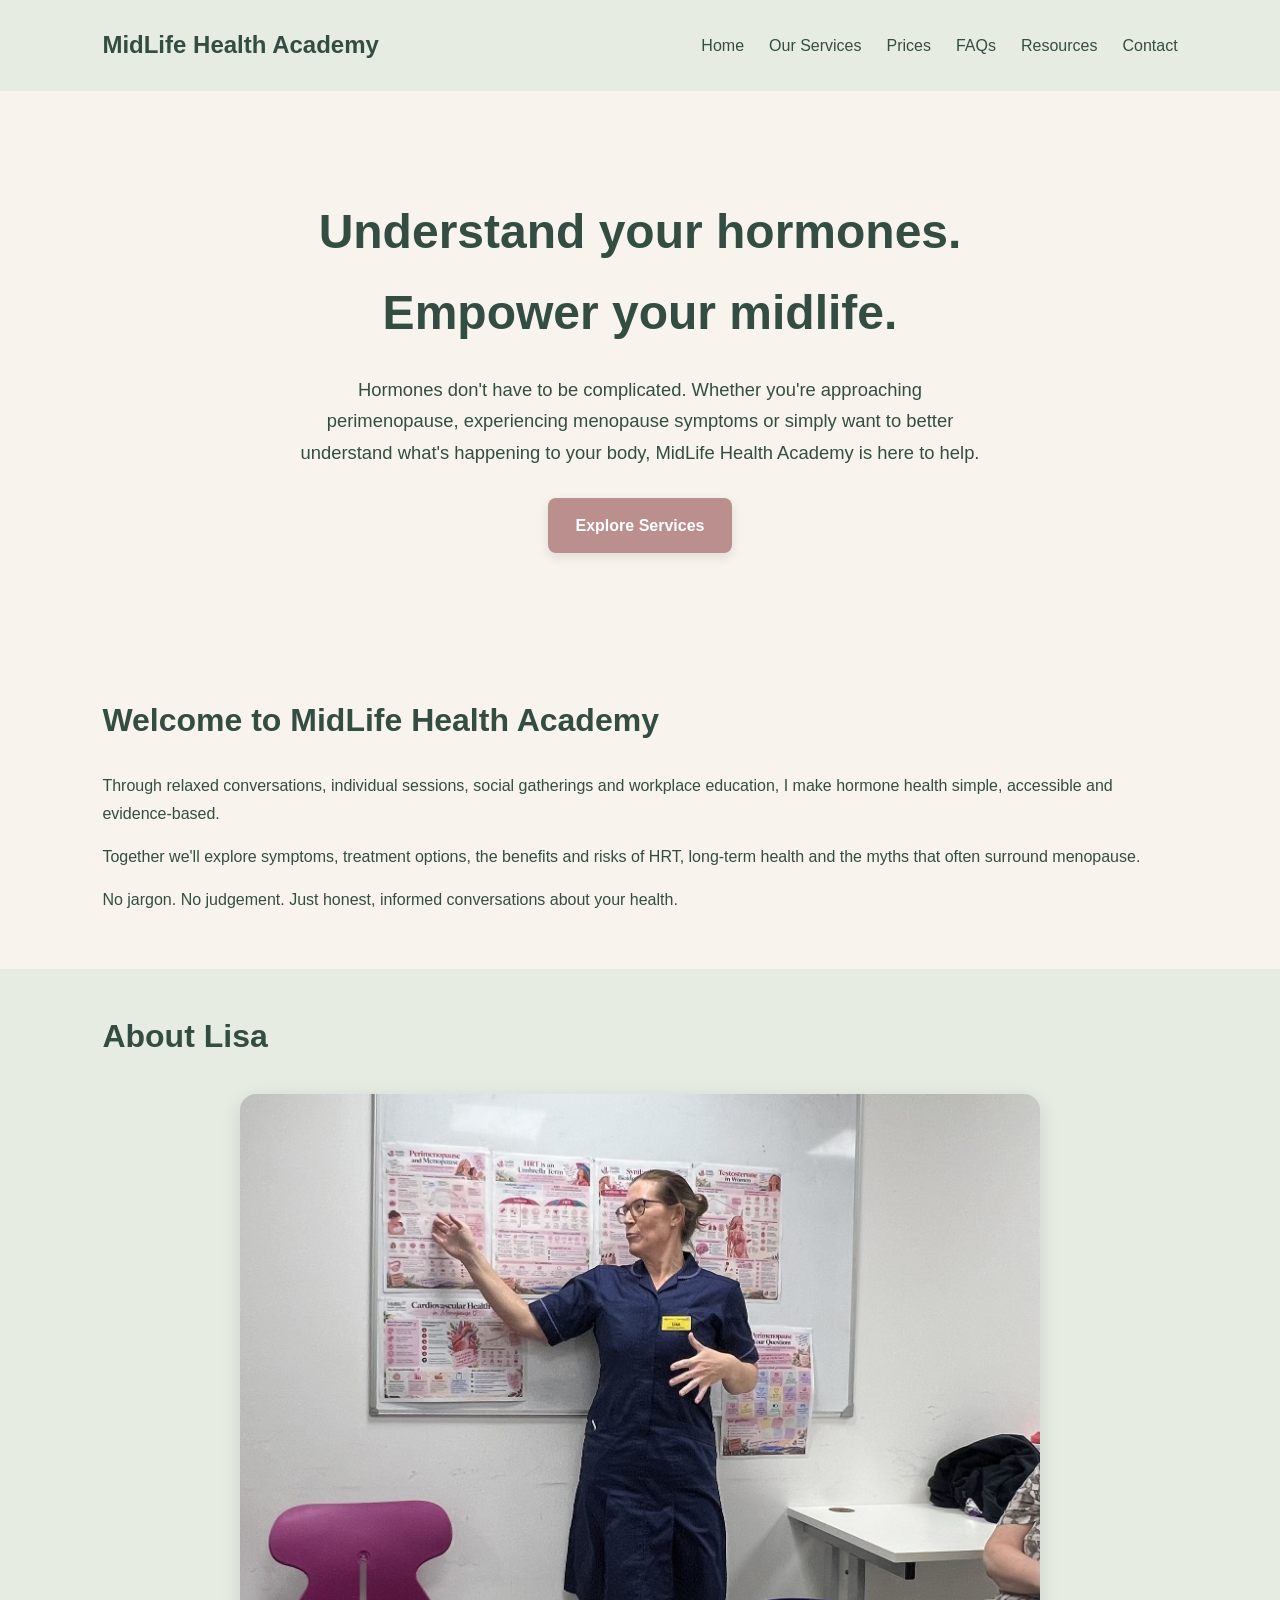
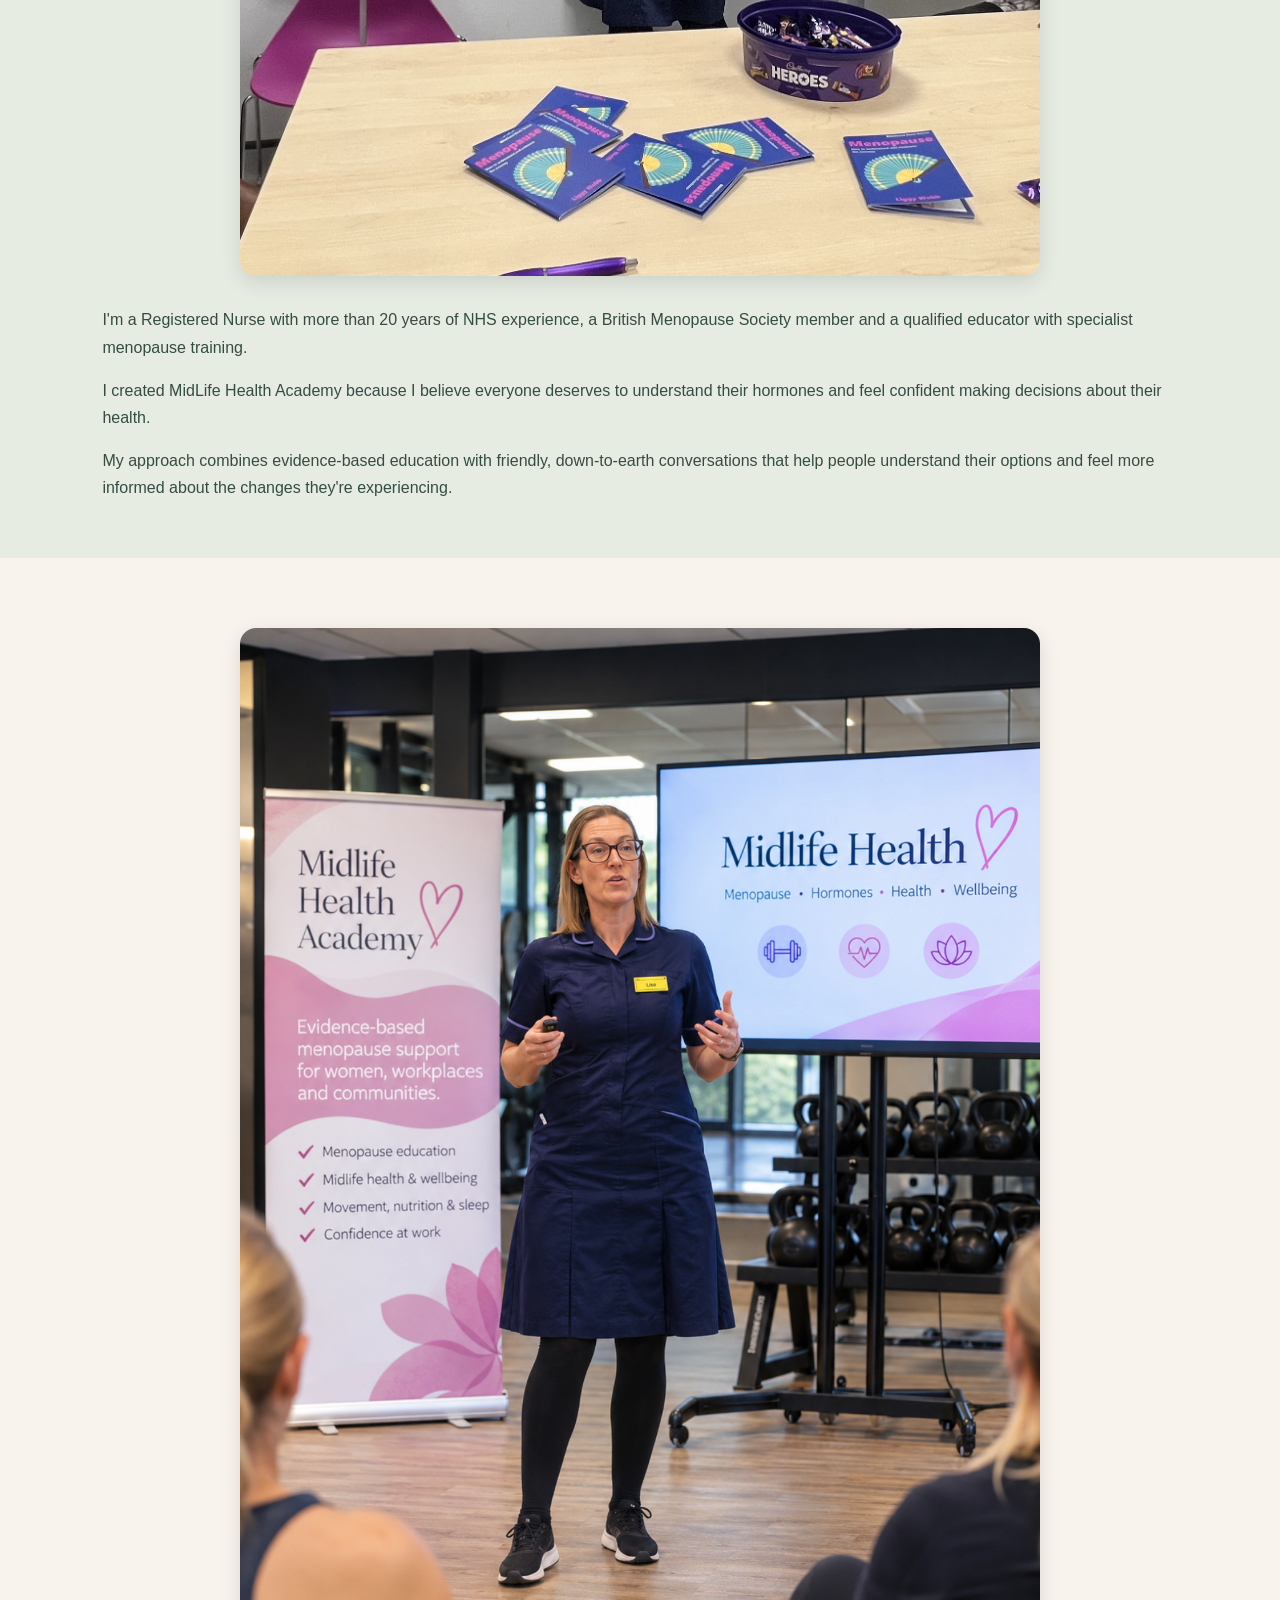
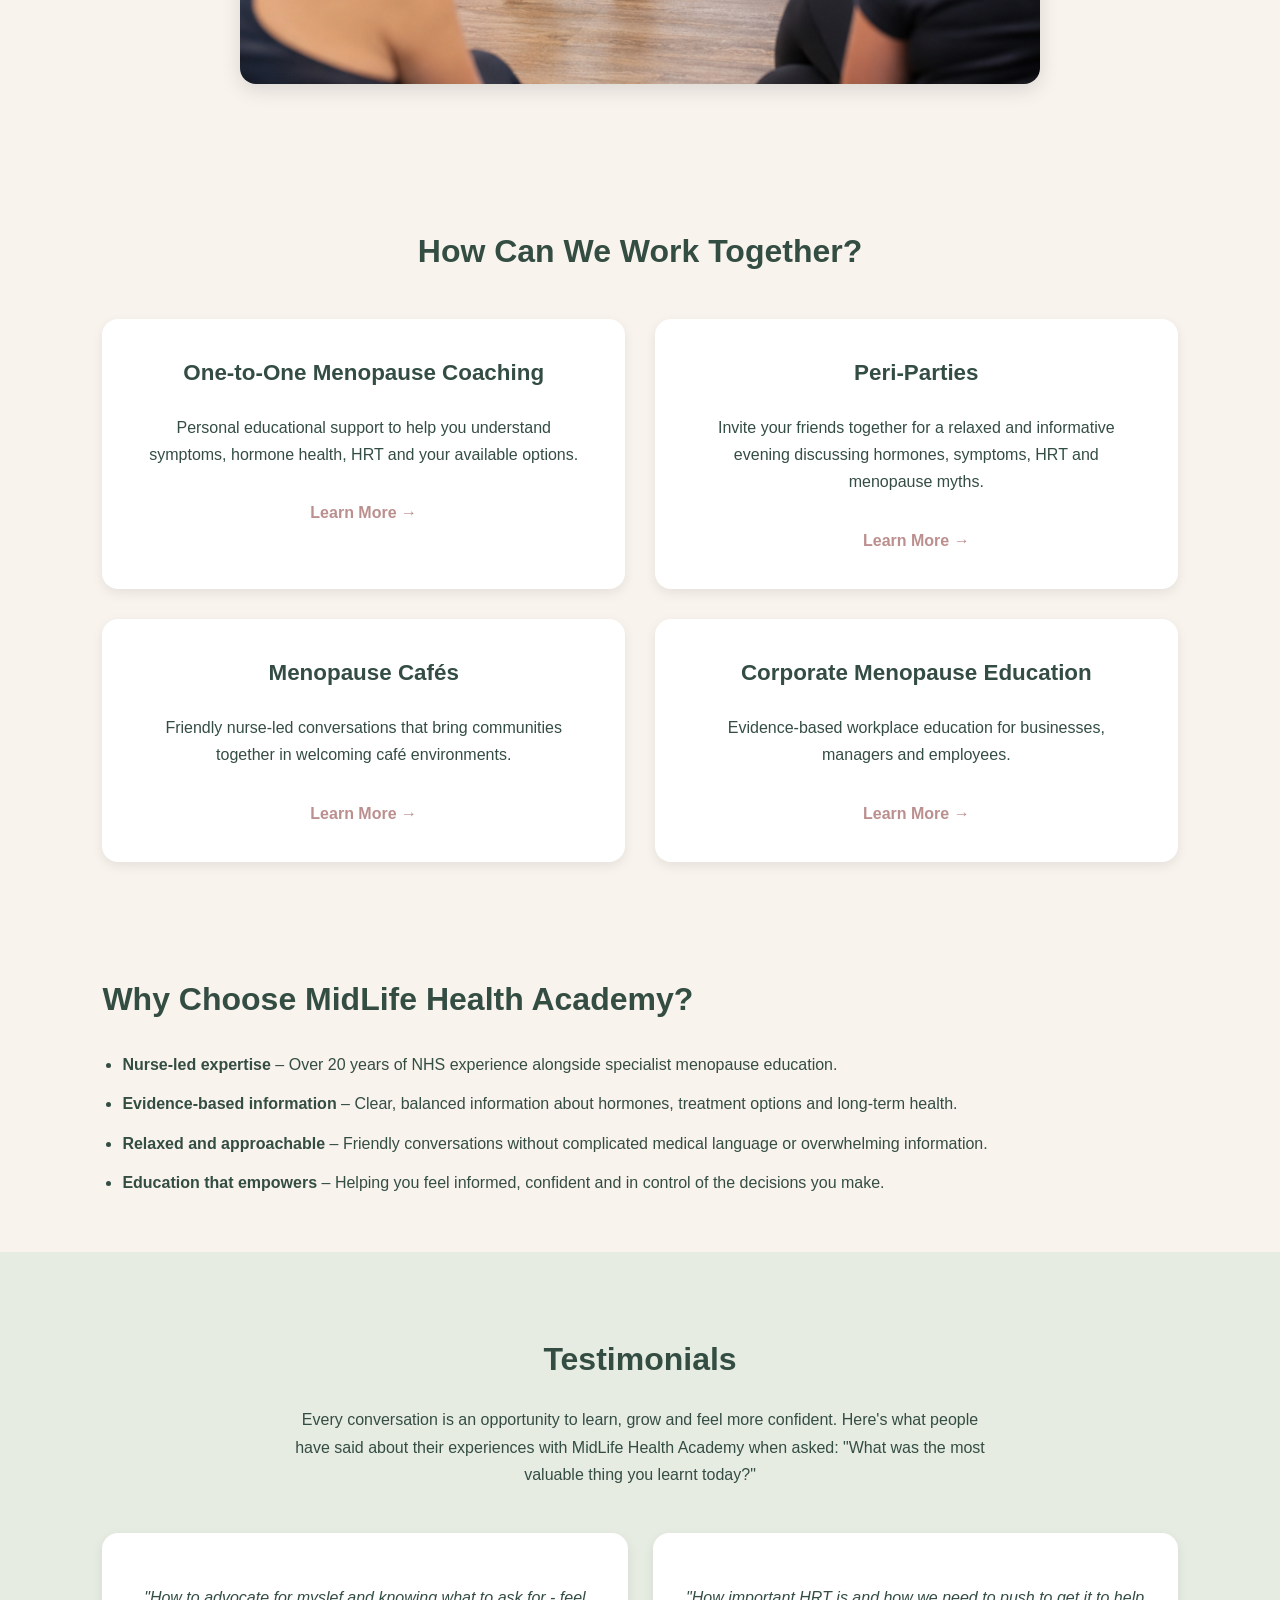
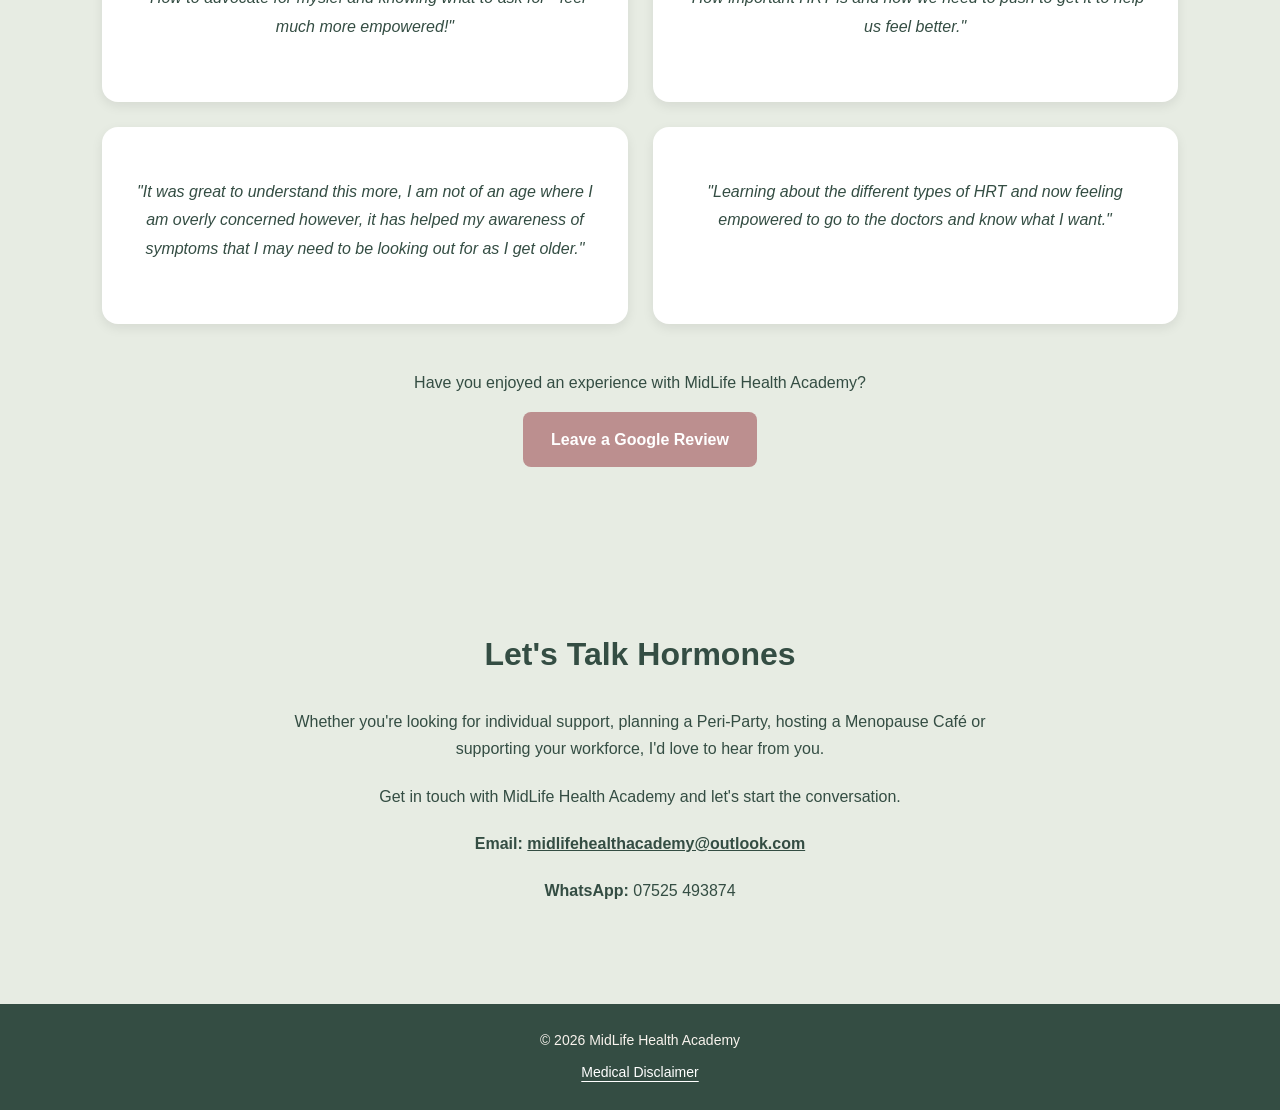
<file: index.html>
<!DOCTYPE html>
<html lang="en">
<head>
    <meta charset="UTF-8">
    <meta name="viewport" content="width=device-width, initial-scale=1.0">

    <title>MidLife Health Academy</title>

    <link rel="stylesheet" href="css/style.css">
</head>

<body>

    <!-- Navigation -->

    
<!-- Navigation -->
<header>
    <nav class="navbar">

        <a href="index.html" class="logo">
            MidLife Health Academy
        </a>

        <div class="nav-links">
            <a href="index.html">Home</a>
            <a href="index.html#services">Our Services</a>
            <a href="prices.html">Prices</a>
            <a href="faqs.html">FAQs</a>
            <a href="resources.html">Resources</a>
            <a href="index.html#contact">Contact</a>
        </div>

    </nav>
</header>

    <main>

        <!-- Hero Section -->

        <section class="hero">

            <h1>Understand your hormones. Empower your midlife.</h1>

            <p>
                Hormones don't have to be complicated.
                Whether you're approaching perimenopause,
                experiencing menopause symptoms or simply want
                to better understand what's happening to your body,
                MidLife Health Academy is here to help.
            </p>

            <a href="#services" class="main-button">
                Explore Services
            </a>

        </section>

        <!-- Welcome -->

        <section class="info-section">

            <h2>Welcome to MidLife Health Academy</h2>

            <p>
                Through relaxed conversations, individual sessions,
                social gatherings and workplace education, I make
                hormone health simple, accessible and evidence-based.
            </p>

            <p>
                Together we'll explore symptoms, treatment options,
                the benefits and risks of HRT, long-term health and
                the myths that often surround menopause.
            </p>

            <p>
                No jargon. No judgement.
                Just honest, informed conversations about your health.
            </p>

        </section>

        <!-- About Lisa -->

        <section class="info-section alternate-section">

            <h2>About Lisa</h2>

            <img
                src="images/about-lisa.jpeg"
                alt="Lisa delivering menopause education"
                class="section-image"
            >

            <p>
                I'm a Registered Nurse with more than 20 years of NHS
                experience, a British Menopause Society member and a
                qualified educator with specialist menopause training.
            </p>

            <p>
                I created MidLife Health Academy because I believe
                everyone deserves to understand their hormones and feel
                confident making decisions about their health.
            </p>

            <p>
                My approach combines evidence-based education with
                friendly, down-to-earth conversations that help people
                understand their options and feel more informed about
                the changes they're experiencing.
            </p>

        </section>

        <!-- Presentation Image -->

        <section class="info-section">

            <img
                src="images/presentation-room.png"
                alt="Menopause education presentation"
                class="section-image"
            >

        </section>

        <!-- Services -->

        <section class="services" id="services">

            <h2>How Can We Work Together?</h2>

            <div class="service-container">

                <a href="one-to-one.html" class="service-box">

                    <h3>One-to-One Menopause Coaching</h3>

                    <p>
                        Personal educational support to help you
                        understand symptoms, hormone health, HRT and
                        your available options.
                    </p>

                    <span>Learn More →</span>

                </a>

                <a href="parties.html" class="service-box">

                    <h3>Peri-Parties</h3>

                    <p>
                        Invite your friends together for a relaxed and
                        informative evening discussing hormones,
                        symptoms, HRT and menopause myths.
                    </p>

                    <span>Learn More →</span>

                </a>

                <a href="coffee-groups.html" class="service-box">

                    <h3>Menopause Cafés</h3>

                    <p>
                        Friendly nurse-led conversations that bring
                        communities together in welcoming café
                        environments.
                    </p>

                    <span>Learn More →</span>

                </a>

                <a href="businesses.html" class="service-box">

                    <h3>Corporate Menopause Education</h3>

                    <p>
                        Evidence-based workplace education for
                        businesses, managers and employees.
                    </p>

                    <span>Learn More →</span>

                </a>

            </div>

        </section>

        <!-- Why Choose Us -->

        <section class="info-section">

            <h2>Why Choose MidLife Health Academy?</h2>

            <ul>

                <li>
                    <strong>Nurse-led expertise</strong> –
                    Over 20 years of NHS experience alongside
                    specialist menopause education.
                </li>

                <li>
                    <strong>Evidence-based information</strong> –
                    Clear, balanced information about hormones,
                    treatment options and long-term health.
                </li>

                <li>
                    <strong>Relaxed and approachable</strong> –
                    Friendly conversations without complicated
                    medical language or overwhelming information.
                </li>

                <li>
                    <strong>Education that empowers</strong> –
                    Helping you feel informed, confident and in
                    control of the decisions you make.
                </li>

            </ul>

        </section>

        
<!-- Testimonials -->

<section class="testimonials" id="testimonials">

    <h2>Testimonials</h2>

    <p class="testimonials-intro">
        Every conversation is an opportunity to learn,
        grow and feel more confident.

        Here's what people have said about their
        experiences with MidLife Health Academy when asked: 
        "What was the most valuable thing you learnt today?"
    </p>

    <div class="testimonial-container">

        <!-- Testimonial 1 -->
        <div class="testimonial-card">

            <p class="testimonial-text">
                "How to advocate for myslef and knowing what to ask for - feel much more empowered!"
            </p>

        </div>

        <!-- Testimonial 2 -->
        <div class="testimonial-card">

            <p class="testimonial-text">
                "How important HRT is and how we need to push to get it to help us feel better."
            </p>

        </div>

        <!-- Testimonial 3 -->
        <div class="testimonial-card">

            <p class="testimonial-text">
                "It was great to understand this more, I am not of an age where I am overly concerned however, it has helped my awareness of symptoms that I may need to be looking out for as I get older."
            </p>

        </div>

        <!-- Testimonial 4 -->
        <div class="testimonial-card">

            <p class="testimonial-text">
                "Learning about the different types of HRT and now feeling empowered to go to the doctors and know what I want."
            </p>

        </div>

    </div>

    <!-- Google Reviews Button -->

    <div class="google-review">

        <p>
            Have you enjoyed an experience with
            MidLife Health Academy?
        </p>

        <a
            href="https://www.example.com/google-reviews"
            target="_blank"
            rel="noopener noreferrer"
            class="review-button"
        >
            Leave a Google Review
        </a>

    </div>

</section>


        <!-- Contact -->

        <section class="contact" id="contact">

            <h2>Let's Talk Hormones</h2>

            <p>
                Whether you're looking for individual support,
                planning a Peri-Party, hosting a Menopause Café
                or supporting your workforce, I'd love to hear from you.
            </p>

            <p>
                Get in touch with MidLife Health Academy and
                let's start the conversation.
            </p>

            <p>
                <strong>Email:</strong>
                <a href="mailto:midlifehealthacademy@outlook.com">midlifehealthacademy@outlook.com</a>
            </p>

            <p>
                <strong>WhatsApp:</strong>
                07525 493874
            </p>

        </section>

    </main>

<footer>
    <p>© 2026 MidLife Health Academy</p>

    <a href="disclaimer.html">
        Medical Disclaimer
    </a>
</footer>

</body>
</html>
</file>
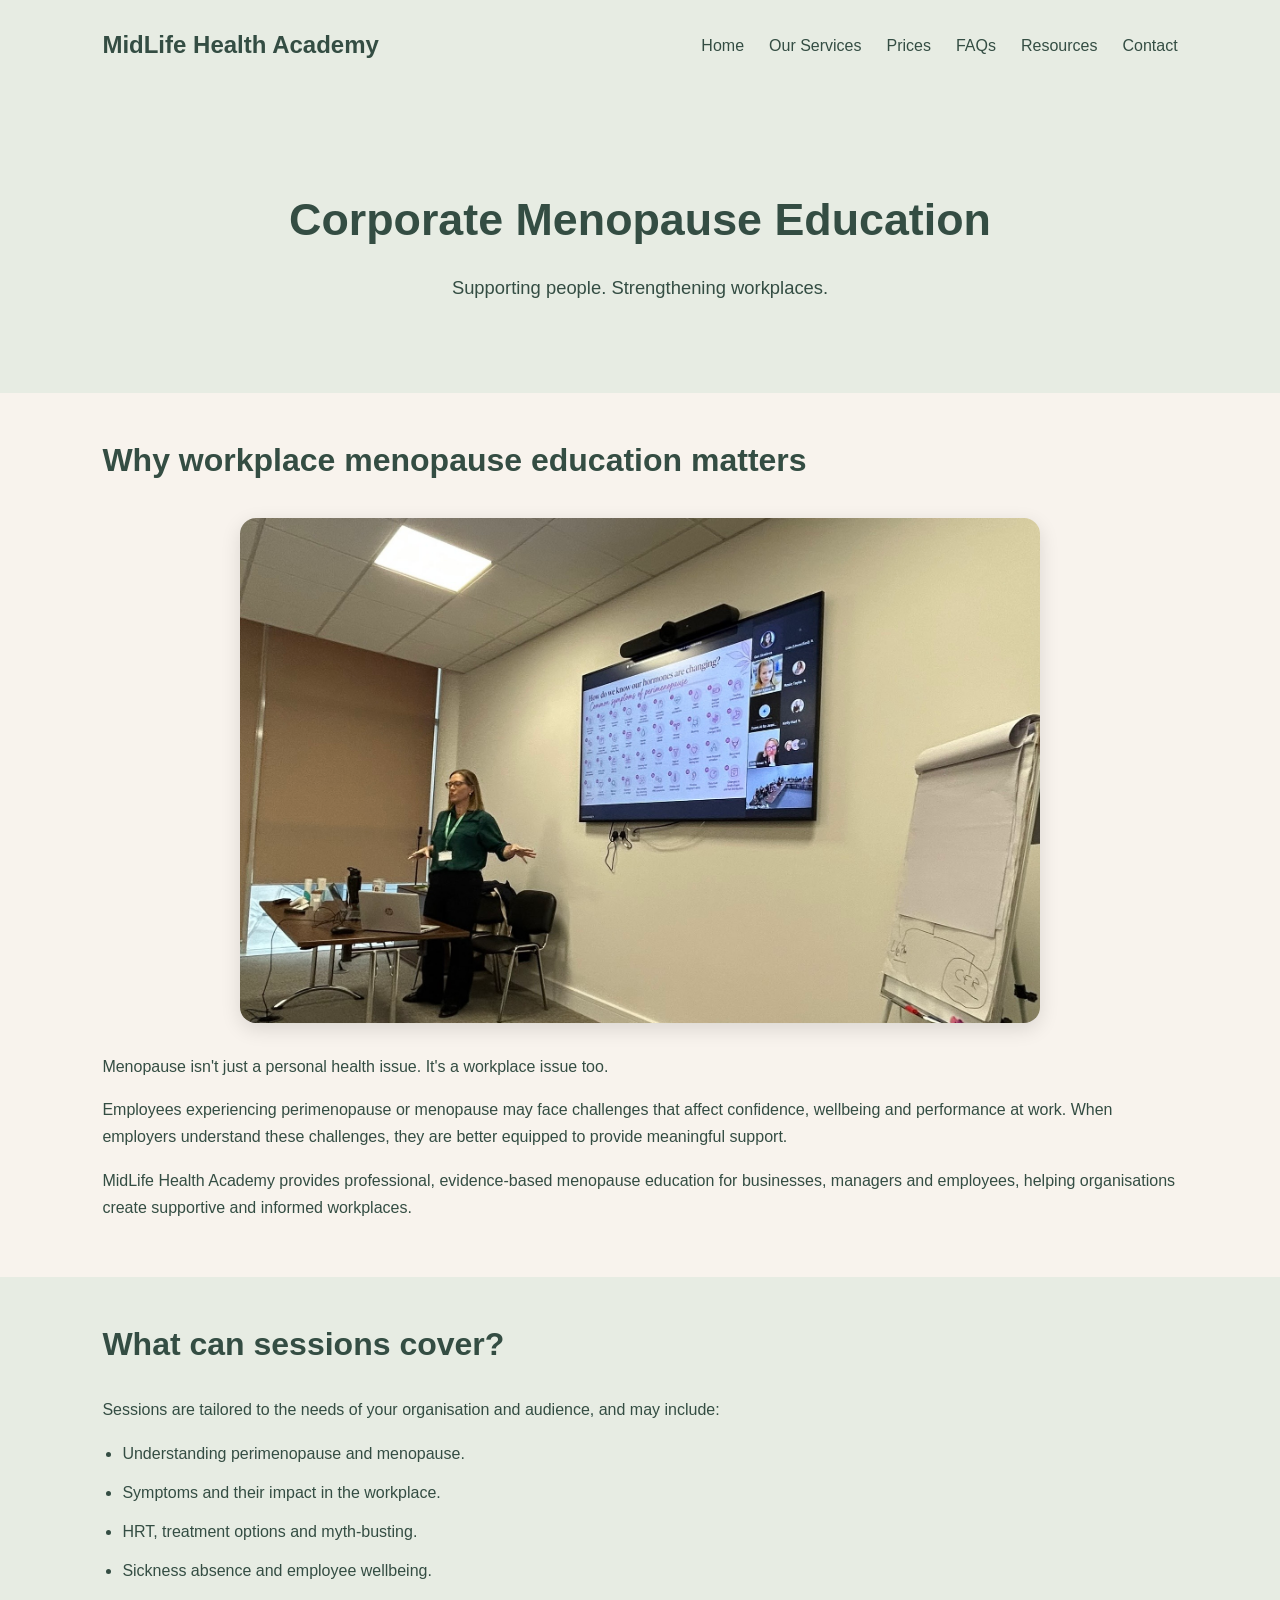
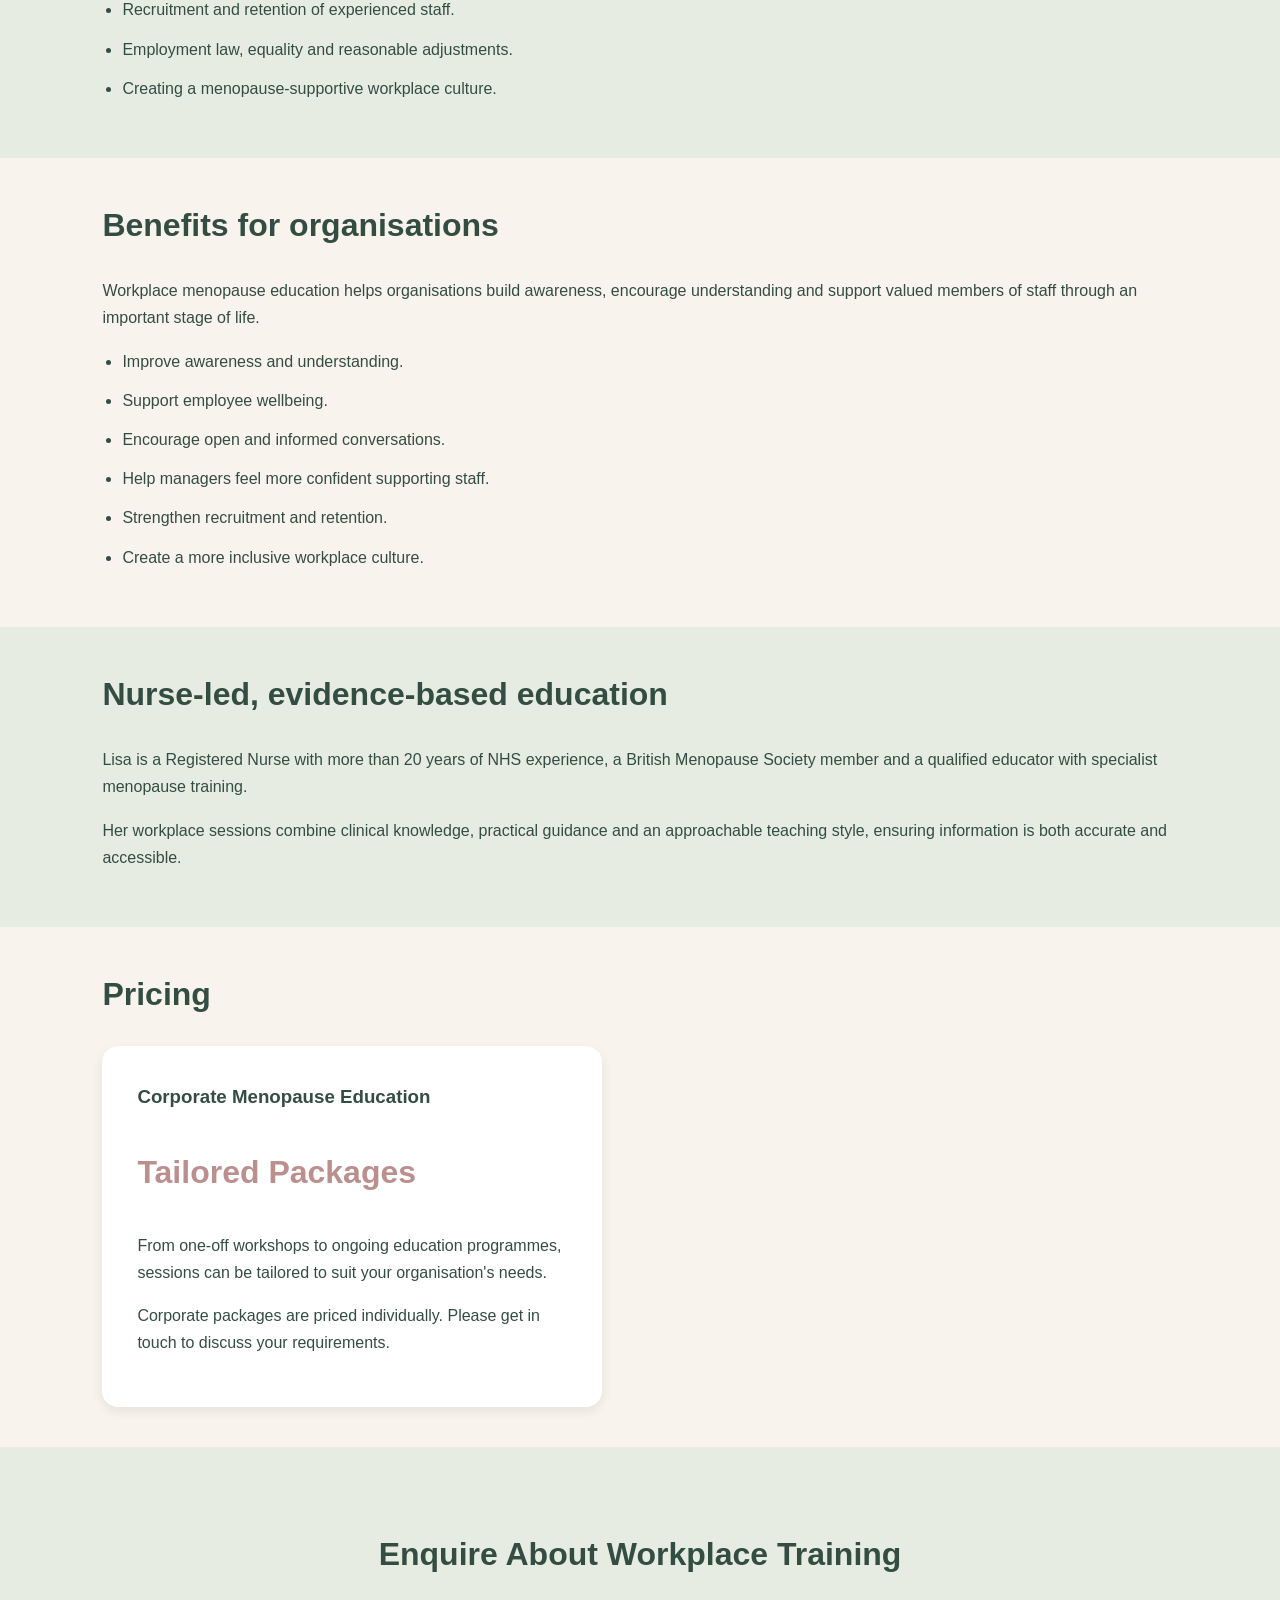
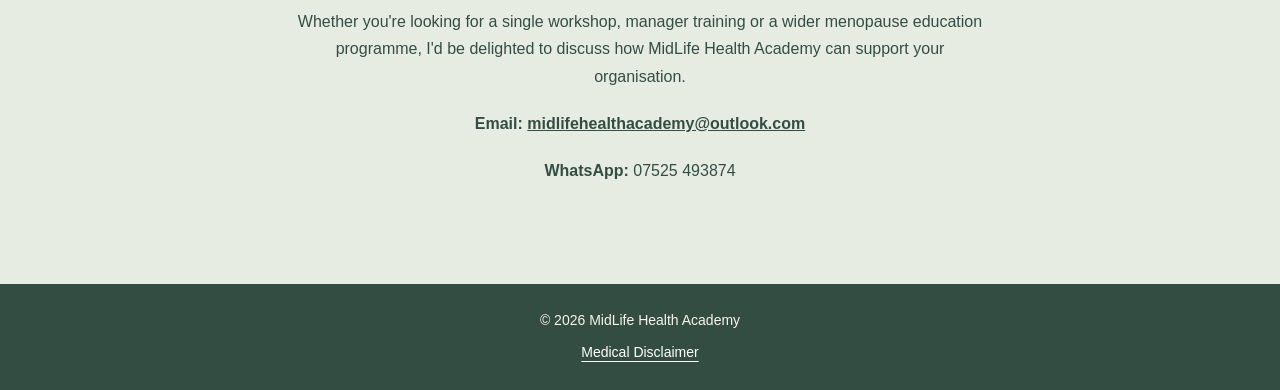
<file: businesses.html>
<!DOCTYPE html>
<html lang="en">
<head>
    <meta charset="UTF-8">
    <meta name="viewport" content="width=device-width, initial-scale=1.0">

    <title>Corporate Menopause Education | MidLife Health Academy</title>

    <link rel="stylesheet" href="css/style.css">
</head>

<body>

    
<!-- Navigation -->
<header>
    <nav class="navbar">

        <a href="index.html" class="logo">
            MidLife Health Academy
        </a>

        <div class="nav-links">
            <a href="index.html">Home</a>
            <a href="index.html#services">Our Services</a>
            <a href="prices.html">Prices</a>
            <a href="faqs.html">FAQs</a>
            <a href="resources.html">Resources</a>
            <a href="index.html#contact">Contact</a>
        </div>

    </nav>
</header>



    <main>

        <!-- Introduction -->

        <section class="page-intro">

            <h1>Corporate Menopause Education</h1>

            <p>
                Supporting people. Strengthening workplaces.
            </p>

        </section>

        <!-- About -->

        <section class="info-section">

            <h2>Why workplace menopause education matters</h2>

            <img
                src="images/corporate-training.jpeg"
                alt="Corporate menopause education presentation"
                class="section-image"
            >

            <p>
                Menopause isn't just a personal health issue.
                It's a workplace issue too.
            </p>

            <p>
                Employees experiencing perimenopause or menopause
                may face challenges that affect confidence,
                wellbeing and performance at work. When employers
                understand these challenges, they are better equipped
                to provide meaningful support.
            </p>

            <p>
                MidLife Health Academy provides professional,
                evidence-based menopause education for businesses,
                managers and employees, helping organisations
                create supportive and informed workplaces.
            </p>

        </section>

        <!-- Session Content -->

        <section class="info-section alternate-section">

            <h2>What can sessions cover?</h2>

            <p>
                Sessions are tailored to the needs of your organisation
                and audience, and may include:
            </p>

            <ul>
                <li>Understanding perimenopause and menopause.</li>
                <li>Symptoms and their impact in the workplace.</li>
                <li>HRT, treatment options and myth-busting.</li>
                <li>Sickness absence and employee wellbeing.</li>
                <li>Recruitment and retention of experienced staff.</li>
                <li>Employment law, equality and reasonable adjustments.</li>
                <li>Creating a menopause-supportive workplace culture.</li>
            </ul>

        </section>

        <!-- Benefits -->

        <section class="info-section">

            <h2>Benefits for organisations</h2>

            <p>
                Workplace menopause education helps organisations
                build awareness, encourage understanding and support
                valued members of staff through an important stage
                of life.
            </p>

            <ul>
                <li>Improve awareness and understanding.</li>
                <li>Support employee wellbeing.</li>
                <li>Encourage open and informed conversations.</li>
                <li>Help managers feel more confident supporting staff.</li>
                <li>Strengthen recruitment and retention.</li>
                <li>Create a more inclusive workplace culture.</li>
            </ul>

        </section>

        <!-- About Lisa -->

        <section class="info-section alternate-section">

            <h2>Nurse-led, evidence-based education</h2>

            <p>
                Lisa is a Registered Nurse with more than 20 years of
                NHS experience, a British Menopause Society member and
                a qualified educator with specialist menopause training.
            </p>

            <p>
                Her workplace sessions combine clinical knowledge,
                practical guidance and an approachable teaching style,
                ensuring information is both accurate and accessible.
            </p>

        </section>

        <!-- Pricing -->

        <section class="info-section">

            <h2>Pricing</h2>

            <div class="price-panel">

                <h3>Corporate Menopause Education</h3>

                <p class="price">Tailored Packages</p>

                <p>
                    From one-off workshops to ongoing education
                    programmes, sessions can be tailored to suit
                    your organisation's needs.
                </p>

                <p>
                    Corporate packages are priced individually.
                    Please get in touch to discuss your requirements.
                </p>

            </div>

        </section>

        <!-- Contact -->

        <section class="contact" id="contact">

            <h2>Enquire About Workplace Training</h2>

            <p>
                Whether you're looking for a single workshop,
                manager training or a wider menopause education
                programme, I'd be delighted to discuss how
                MidLife Health Academy can support your organisation.
            </p>

            <p>
                <strong>Email:</strong>
                <a href="mailto:midlifehealthacademy@outlook.com">midlifehealthacademy@outlook.com</a>
            </p>

            <p>
                <strong>WhatsApp:</strong>
                07525 493874
            </p>

        </section>

    </main>

<footer>
    <p>© 2026 MidLife Health Academy</p>

    <a href="disclaimer.html">
        Medical Disclaimer
    </a>
</footer>

</body>
</html>
</file>
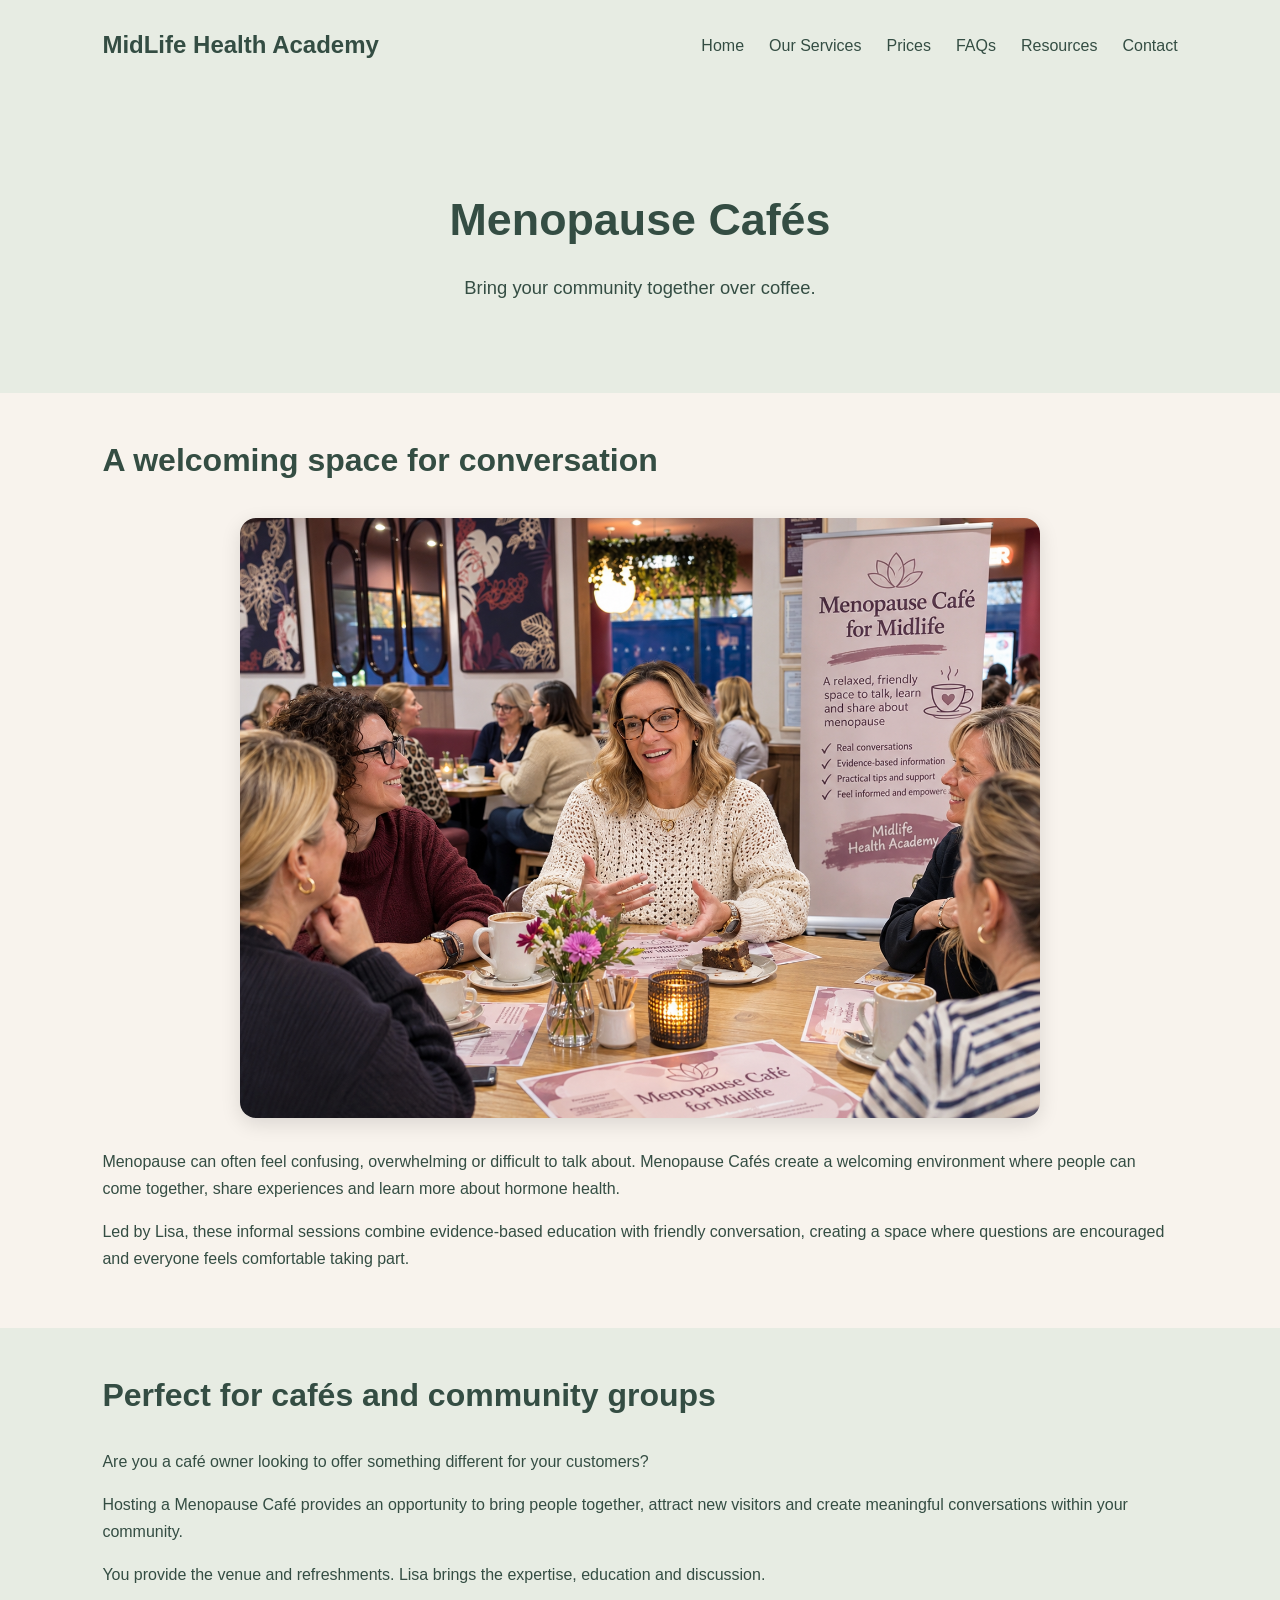
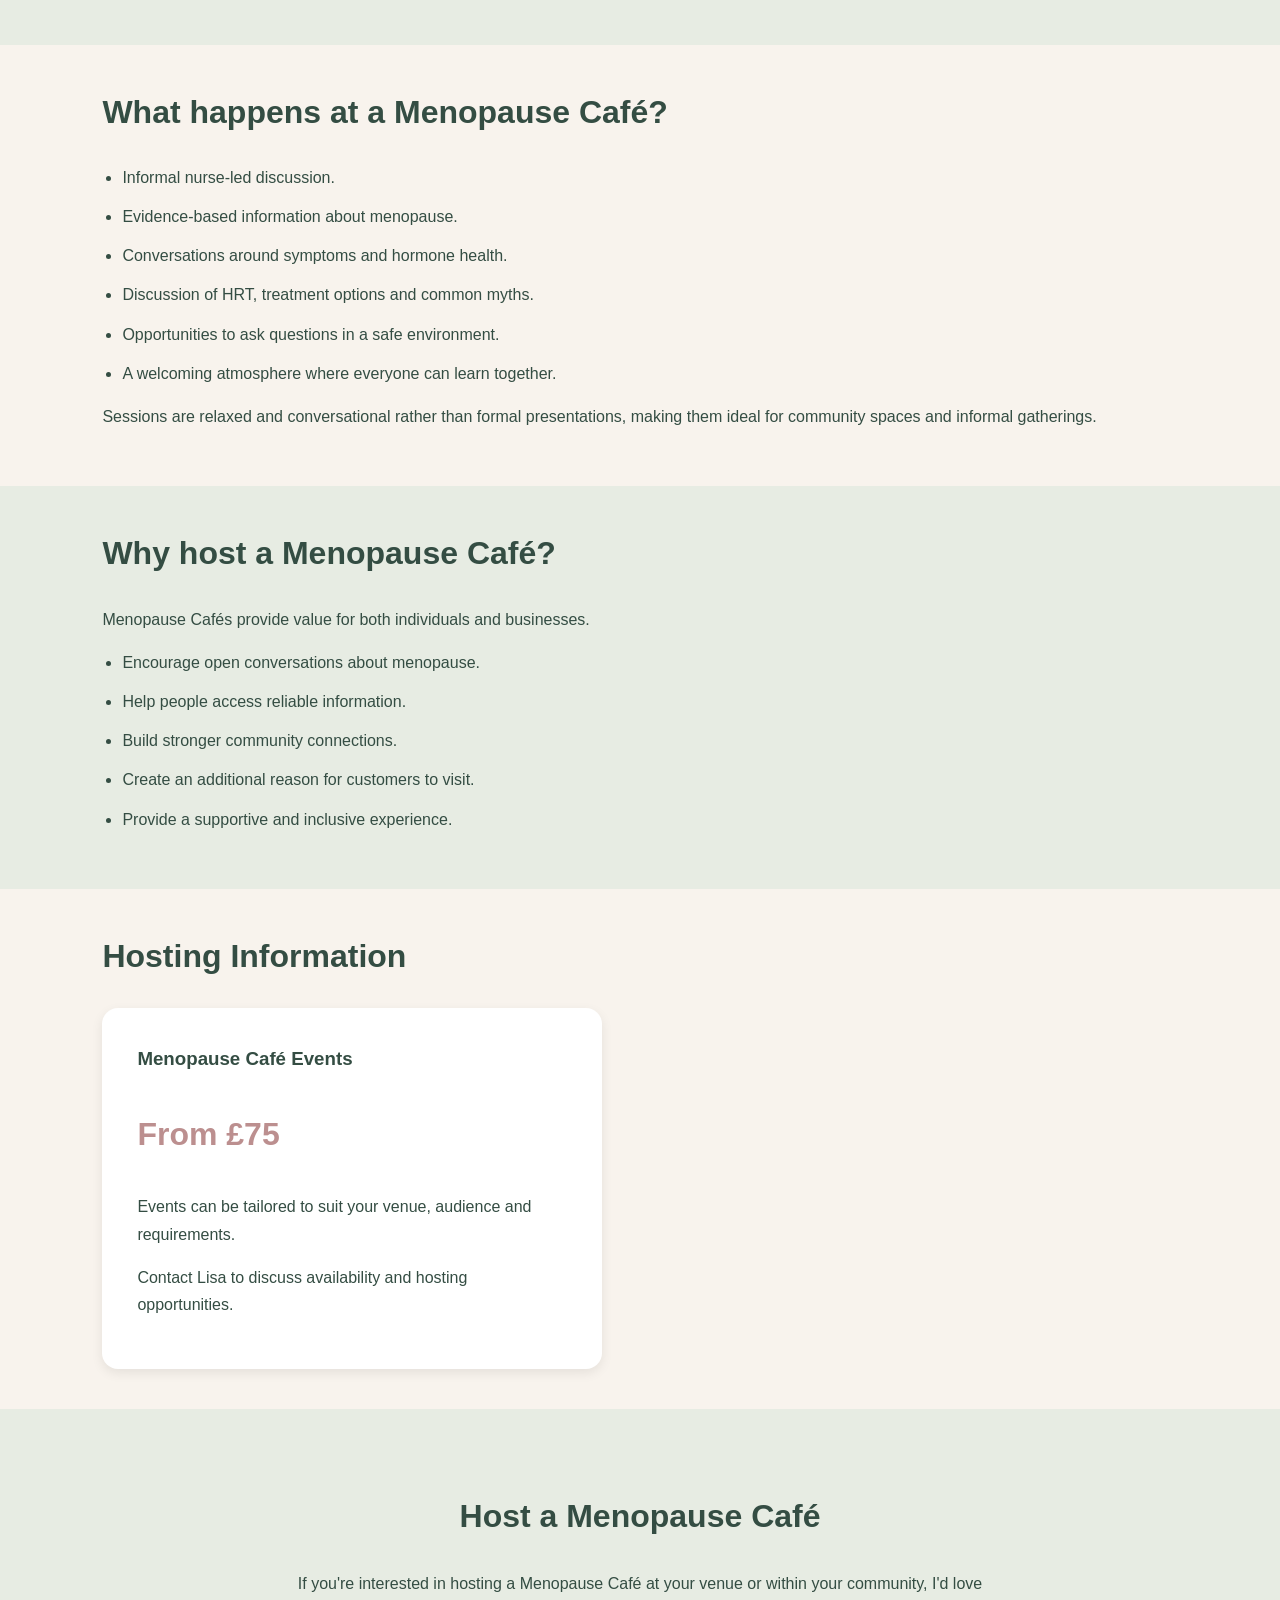
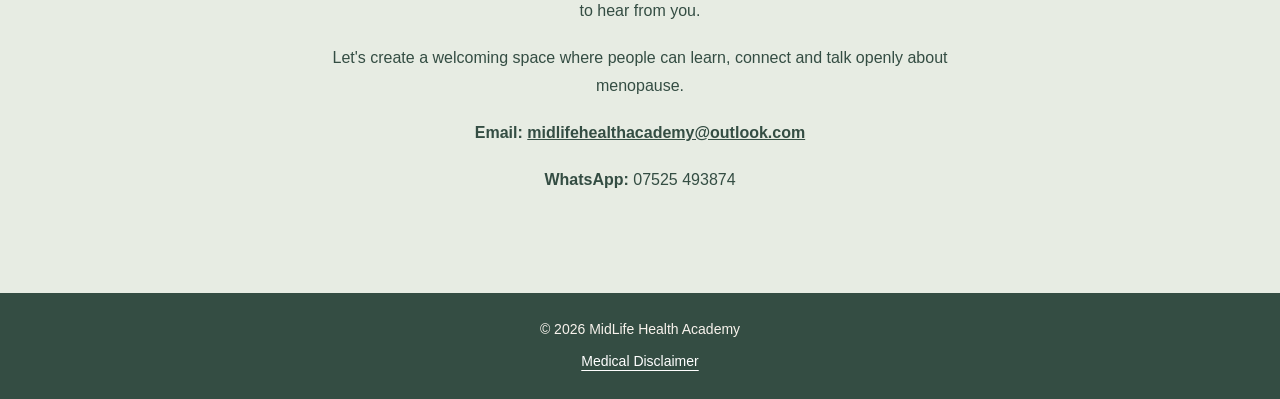
<file: coffee-groups.html>
<!DOCTYPE html>
<html lang="en">
<head>
    <meta charset="UTF-8">
    <meta name="viewport" content="width=device-width, initial-scale=1.0">

    <title>Menopause Cafés | MidLife Health Academy</title>

    <link rel="stylesheet" href="css/style.css">
</head>

<body>

    
<!-- Navigation -->
<header>
    <nav class="navbar">

        <a href="index.html" class="logo">
            MidLife Health Academy
        </a>

        <div class="nav-links">
            <a href="index.html">Home</a>
            <a href="index.html#services">Our Services</a>
            <a href="prices.html">Prices</a>
            <a href="faqs.html">FAQs</a>
            <a href="resources.html">Resources</a>
            <a href="index.html#contact">Contact</a>
        </div>

    </nav>
</header>



    <main>

        <!-- Introduction -->

        <section class="page-intro">

            <h1>Menopause Cafés</h1>

            <p>
                Bring your community together over coffee.
            </p>

        </section>

        <!-- About -->

        <section class="info-section">

            <h2>A welcoming space for conversation</h2>

            <img
                src="images/menopause-cafe.png"
                alt="Menopause Café discussion group"
                class="section-image"
            >

            <p>
                Menopause can often feel confusing, overwhelming or
                difficult to talk about. Menopause Cafés create a
                welcoming environment where people can come together,
                share experiences and learn more about hormone health.
            </p>

            <p>
                Led by Lisa, these informal sessions combine
                evidence-based education with friendly conversation,
                creating a space where questions are encouraged and
                everyone feels comfortable taking part.
            </p>

        </section>

        <!-- For Communities and Cafés -->

        <section class="info-section alternate-section">

            <h2>Perfect for cafés and community groups</h2>

            <p>
                Are you a café owner looking to offer something
                different for your customers?
            </p>

            <p>
                Hosting a Menopause Café provides an opportunity
                to bring people together, attract new visitors and
                create meaningful conversations within your community.
            </p>

            <p>
                You provide the venue and refreshments.
                Lisa brings the expertise, education and discussion.
            </p>

        </section>

        <!-- What To Expect -->

        <section class="info-section">

            <h2>What happens at a Menopause Café?</h2>

            <ul>
                <li>Informal nurse-led discussion.</li>
                <li>Evidence-based information about menopause.</li>
                <li>Conversations around symptoms and hormone health.</li>
                <li>Discussion of HRT, treatment options and common myths.</li>
                <li>Opportunities to ask questions in a safe environment.</li>
                <li>A welcoming atmosphere where everyone can learn together.</li>
            </ul>

            <p>
                Sessions are relaxed and conversational rather than
                formal presentations, making them ideal for community
                spaces and informal gatherings.
            </p>

        </section>

        <!-- Benefits -->

        <section class="info-section alternate-section">

            <h2>Why host a Menopause Café?</h2>

            <p>
                Menopause Cafés provide value for both individuals
                and businesses.
            </p>

            <ul>
                <li>Encourage open conversations about menopause.</li>
                <li>Help people access reliable information.</li>
                <li>Build stronger community connections.</li>
                <li>Create an additional reason for customers to visit.</li>
                <li>Provide a supportive and inclusive experience.</li>
            </ul>

        </section>

        <!-- Pricing -->

        <section class="info-section">

            <h2>Hosting Information</h2>

            <div class="price-panel">

                <h3>Menopause Café Events</h3>

                <p class="price">From £75</p>

                <p>
                    Events can be tailored to suit your venue,
                    audience and requirements.
                </p>

                <p>
                    Contact Lisa to discuss availability and
                    hosting opportunities.
                </p>

            </div>

        </section>

        <!-- Contact -->

        <section class="contact" id="contact">

            <h2>Host a Menopause Café</h2>

            <p>
                If you're interested in hosting a Menopause Café
                at your venue or within your community, I'd love
                to hear from you.
            </p>

            <p>
                Let's create a welcoming space where people can
                learn, connect and talk openly about menopause.
            </p>

            <p>
                <strong>Email:</strong>
                <a href="mailto:midlifehealthacademy@outlook.com">midlifehealthacademy@outlook.com</a>
            </p>

            <p>
                <strong>WhatsApp:</strong>
                07525 493874
            </p>

        </section>

    </main>

<footer>
    <p>© 2026 MidLife Health Academy</p>

    <a href="disclaimer.html">
        Medical Disclaimer
    </a>
</footer>

</body>
</html>
</file>
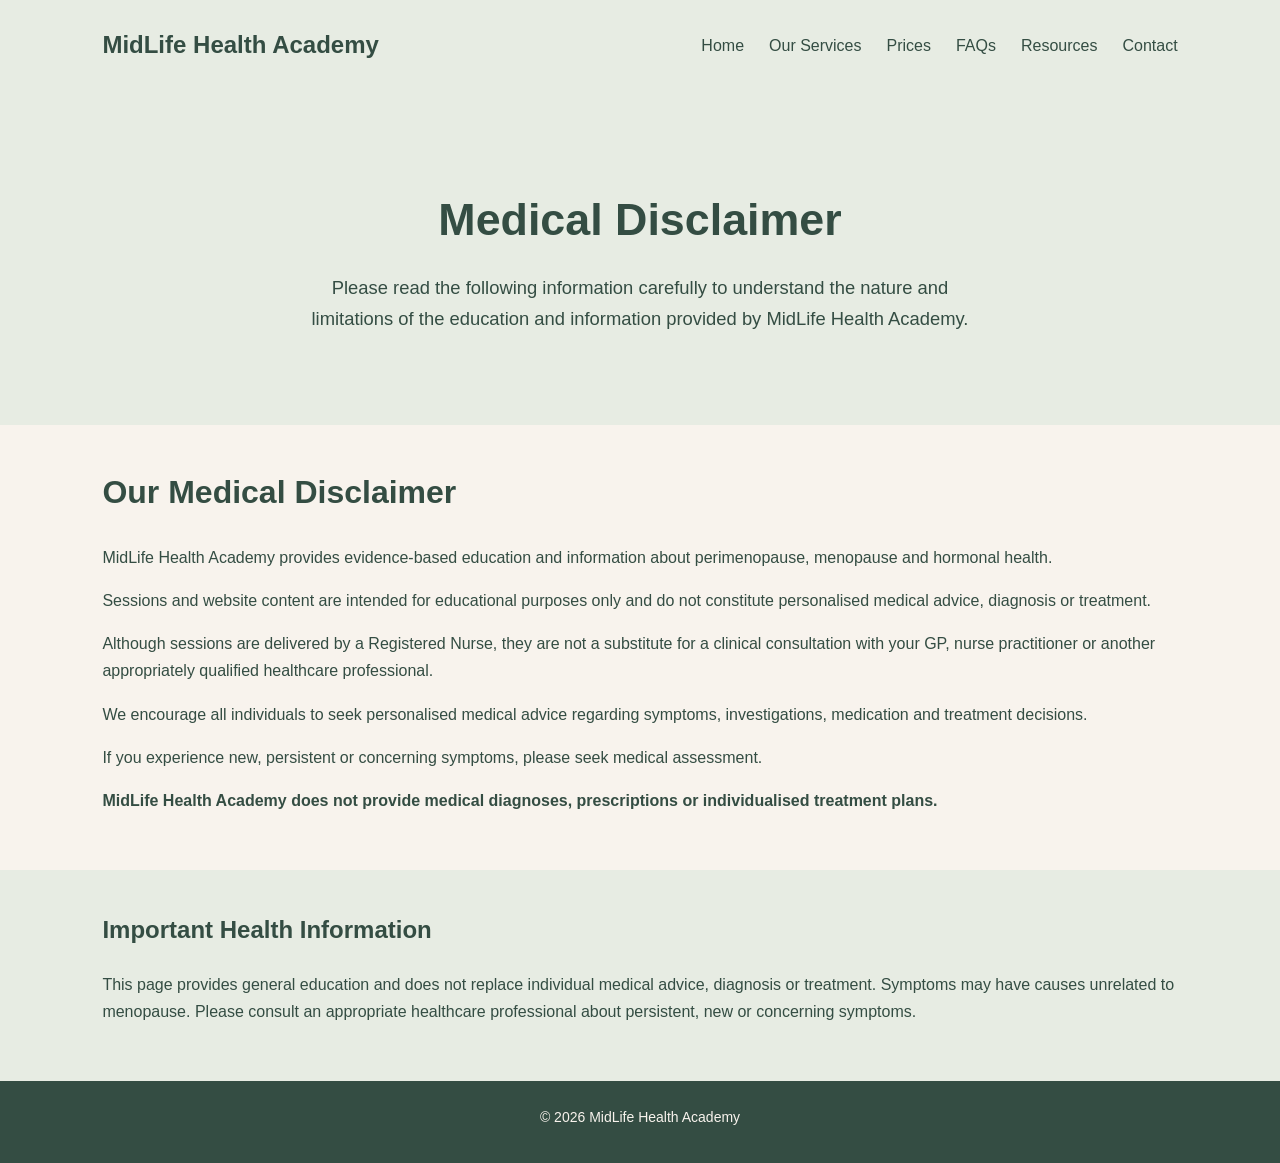
<file: disclaimer.html>
<!DOCTYPE html>
<html lang="en">
<head>
    <meta charset="UTF-8">
    <meta name="viewport" content="width=device-width, initial-scale=1.0">

    <title>Medical Disclaimer | MidLife Health Academy</title>

    <meta name="description" content="Read the MidLife Health Academy medical disclaimer, explaining the educational nature of our menopause information and the importance of seeking individual medical advice.">

    <link rel="stylesheet" href="css/style.css">
</head>

<body>

    <header>
        <nav class="navbar">
            <a href="index.html" class="logo">MidLife Health Academy</a>

            <div class="nav-links">
                <a href="index.html">Home</a>
                <a href="index.html#services">Our Services</a>
                <a href="prices.html">Prices</a>
                <a href="faqs.html">FAQs</a>
                <a href="resources.html">Resources</a>
                <a href="index.html#contact">Contact</a>
            </div>
        </nav>
    </header>

    <main>

        <section class="page-intro">
            <h1>Medical Disclaimer</h1>
            <p>
                Please read the following information carefully to understand
                the nature and limitations of the education and information
                provided by MidLife Health Academy.
            </p>
        </section>

        <section class="info-section">
            <h2>Our Medical Disclaimer</h2>

            <p>
                MidLife Health Academy provides evidence-based education
                and information about perimenopause, menopause and
                hormonal health.
            </p>

            <p>
                Sessions and website content are intended for educational
                purposes only and do not constitute personalised medical
                advice, diagnosis or treatment.
            </p>

            <p>
                Although sessions are delivered by a Registered Nurse,
                they are not a substitute for a clinical consultation with
                your GP, nurse practitioner or another appropriately
                qualified healthcare professional.
            </p>

            <p>
                We encourage all individuals to seek personalised medical
                advice regarding symptoms, investigations, medication
                and treatment decisions.
            </p>

            <p>
                If you experience new, persistent or concerning symptoms,
                please seek medical assessment.
            </p>

            <p>
                <strong>
                    MidLife Health Academy does not provide medical
                    diagnoses, prescriptions or individualised treatment plans.
                </strong>
            </p>
        </section>

        <section class="alternate-section">
            <h2>Important Health Information</h2>

            <p>
                This page provides general education and does not replace
                individual medical advice, diagnosis or treatment. Symptoms
                may have causes unrelated to menopause. Please consult an
                appropriate healthcare professional about persistent, new
                or concerning symptoms.
            </p>
        </section>

    </main>

    <footer>
        <p>© 2026 MidLife Health Academy</p>
    </footer>

</body>
</html>
</file>
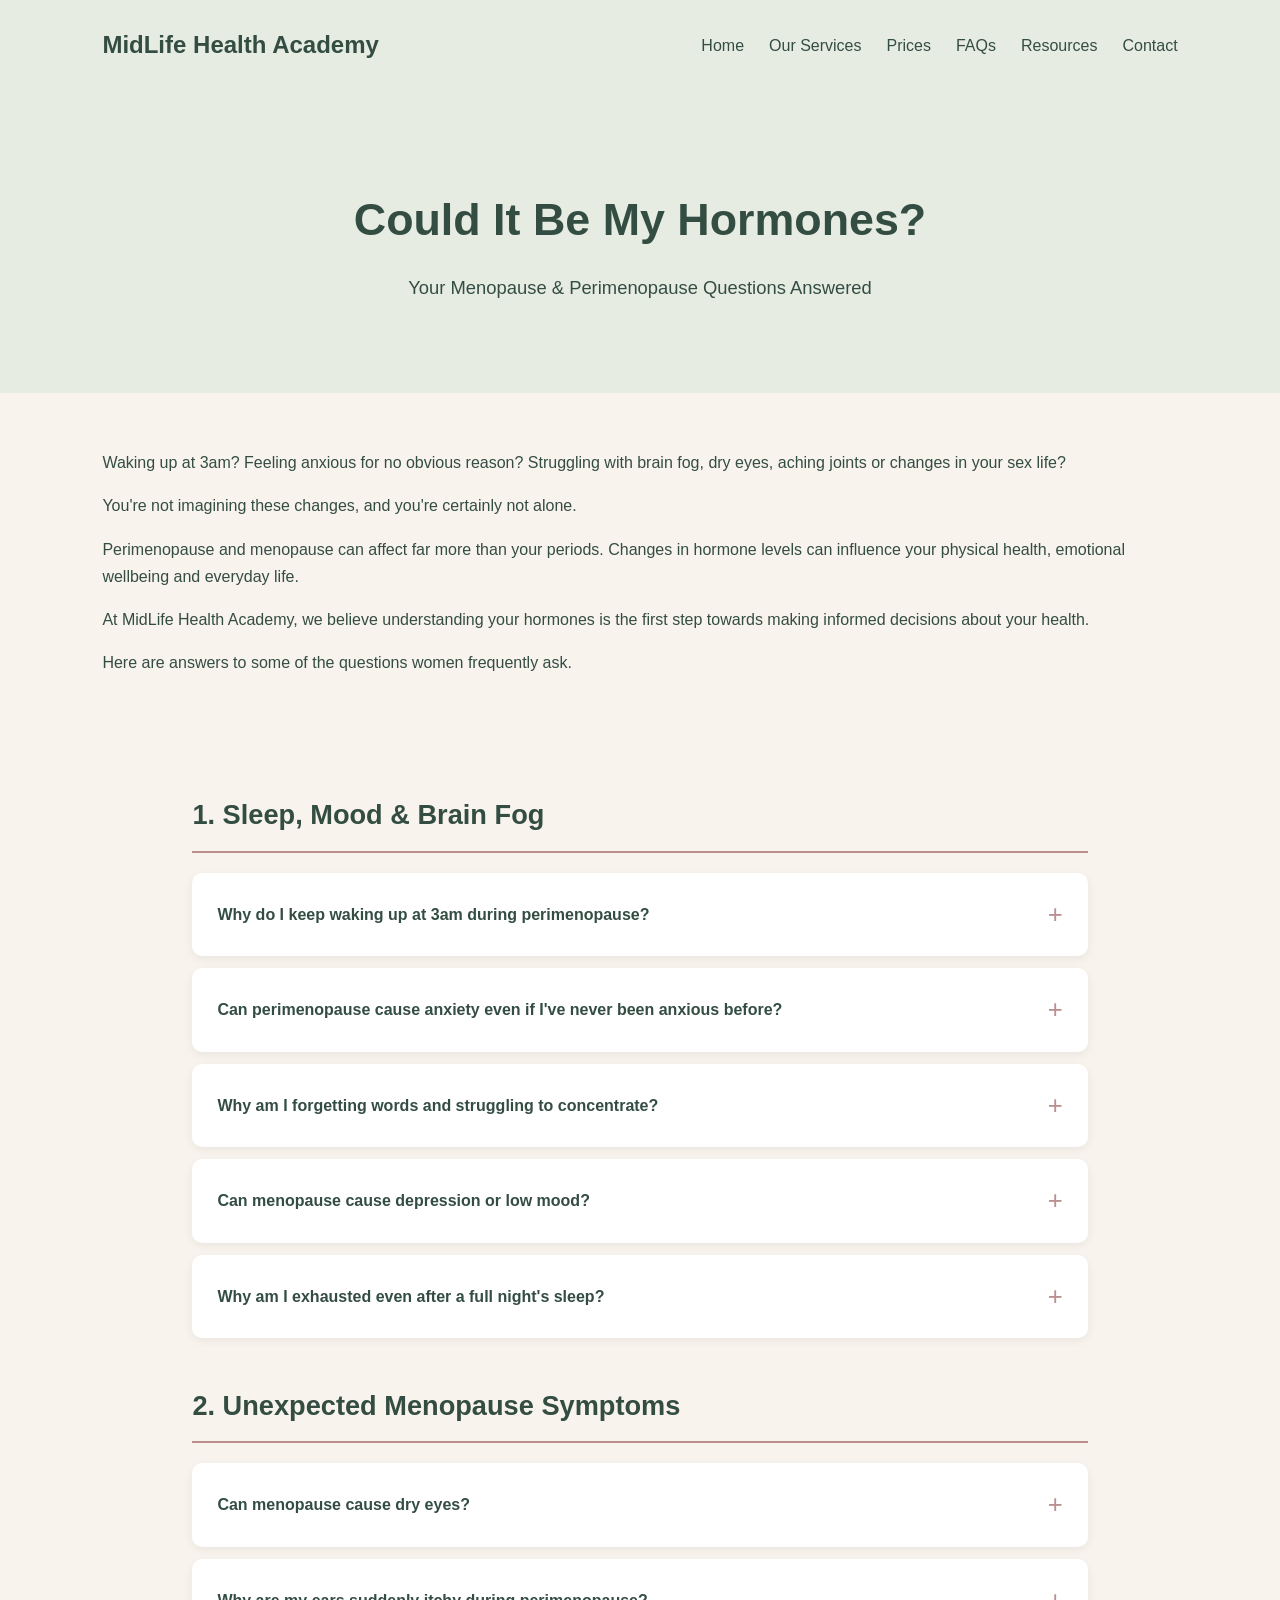
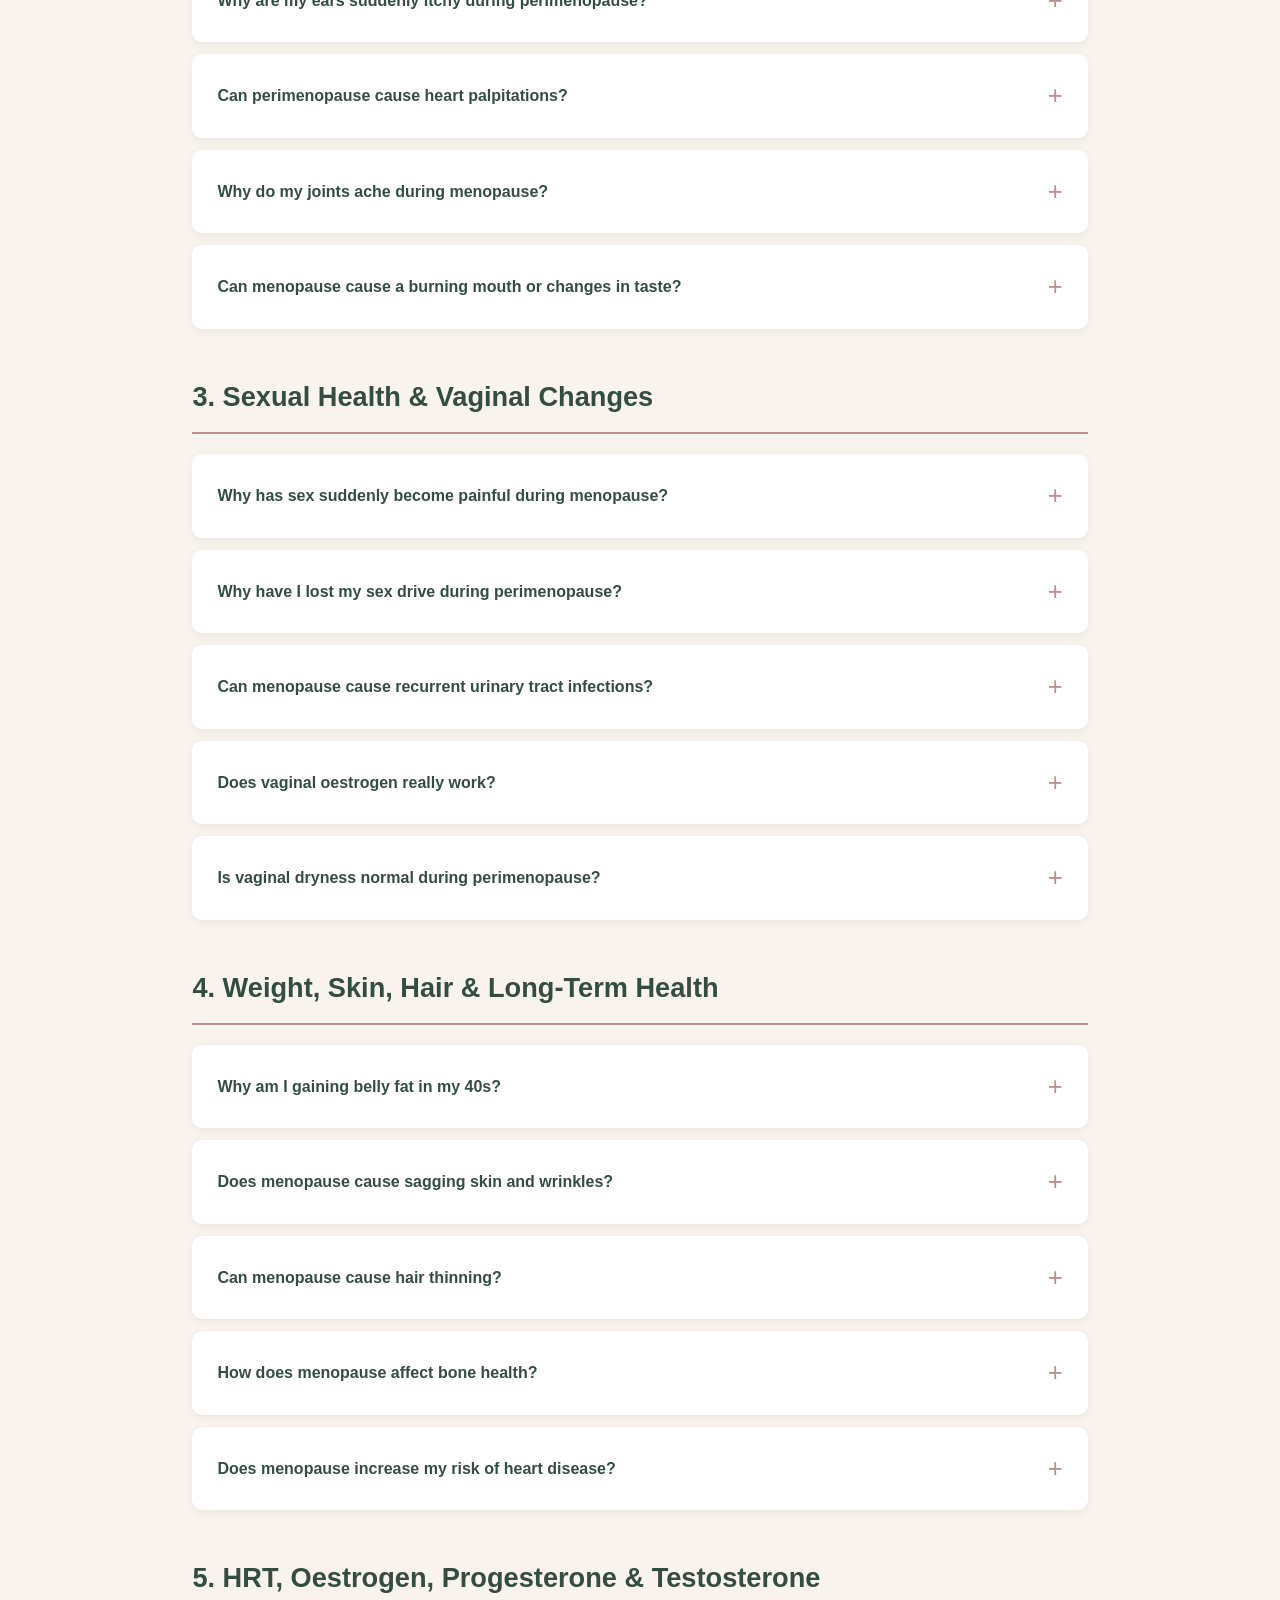
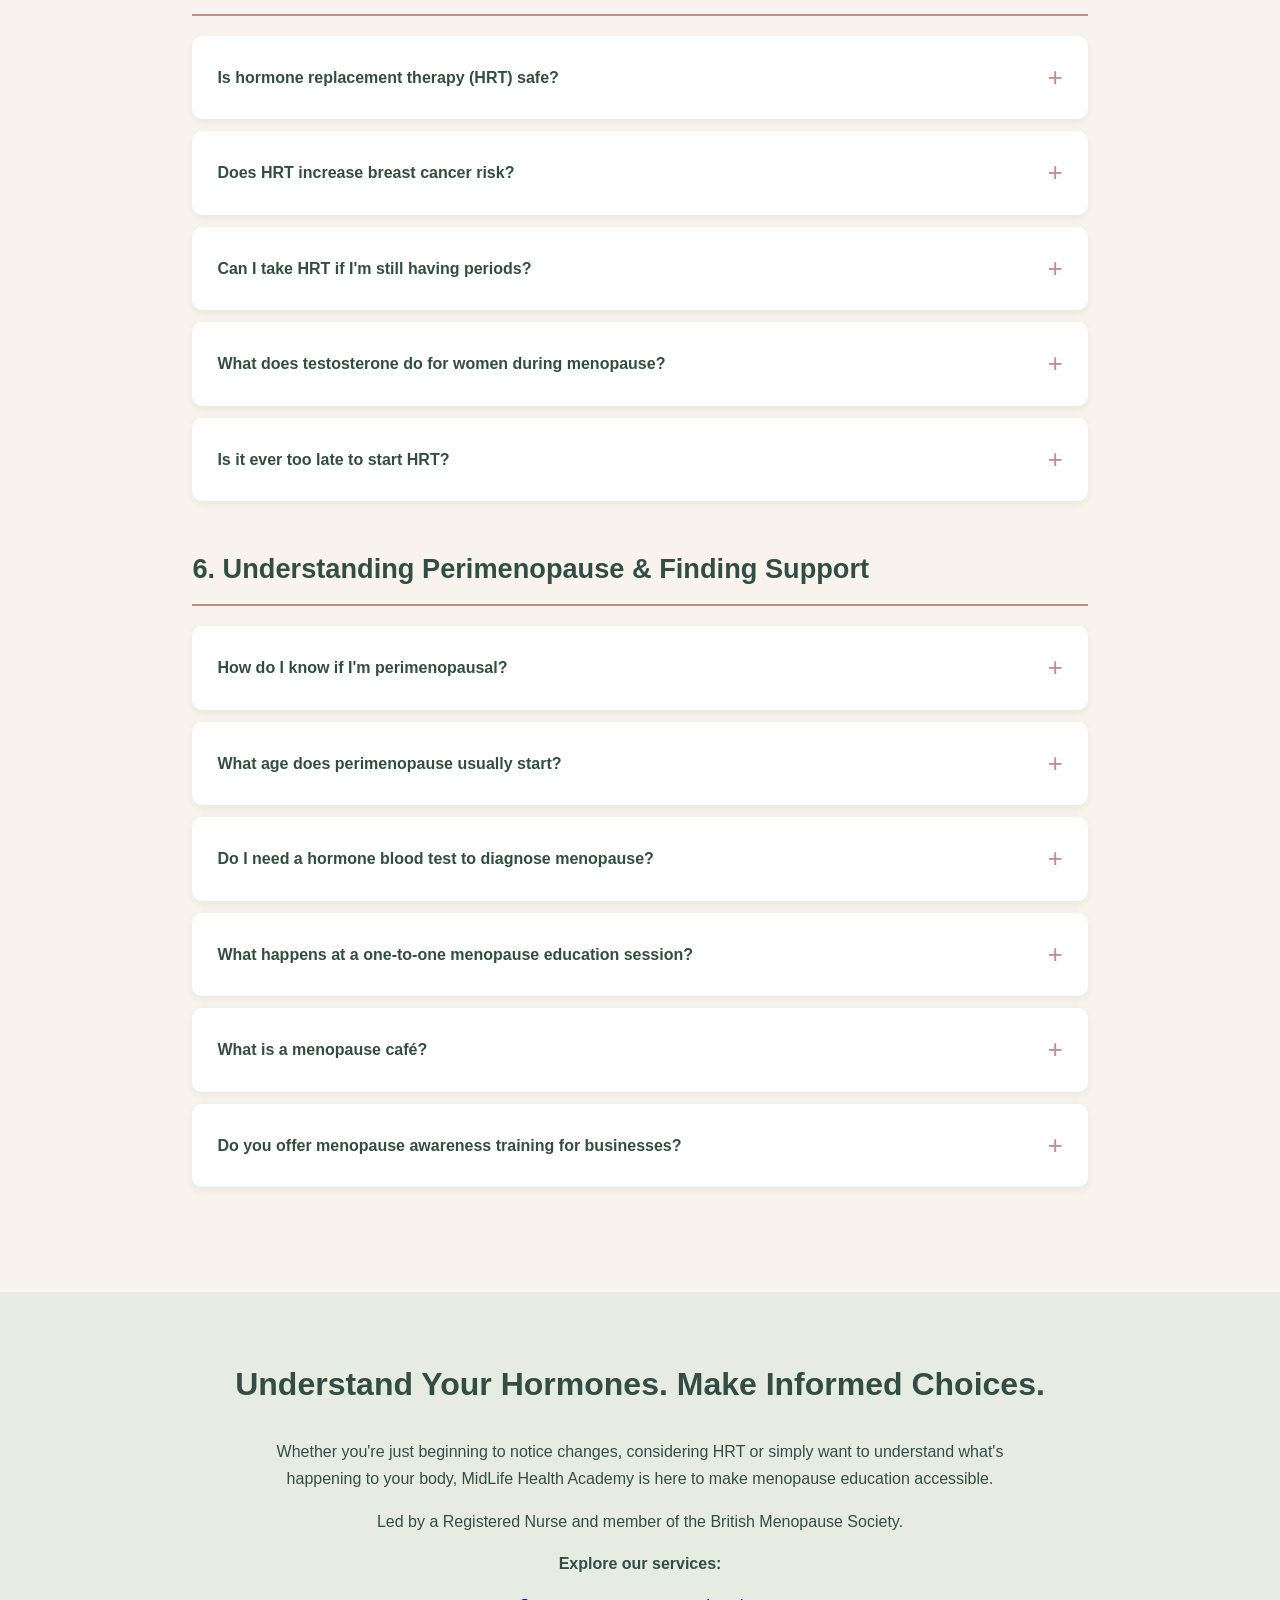
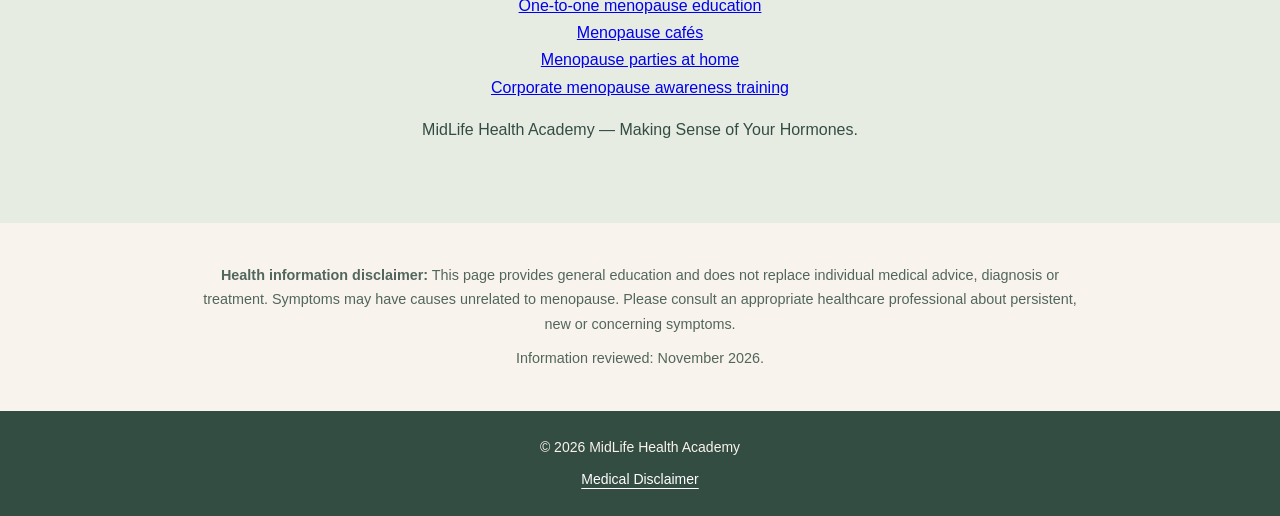
<file: faqs.html>
<!DOCTYPE html>
<html lang="en">
<head>
    <meta charset="UTF-8">
    <meta name="viewport" content="width=device-width, initial-scale=1.0">

    <title>Menopause & Perimenopause FAQs | MidLife Health Academy</title>

    <meta name="description" content="Find answers to common questions about perimenopause, menopause, HRT, sleep, anxiety, brain fog, vaginal health and hormonal changes. Evidence-based menopause education from MidLife Health Academy.">

    <meta name="keywords" content="menopause FAQs, perimenopause questions, menopause symptoms, HRT, hormone health, menopause anxiety, menopause brain fog, menopause education">

    <link rel="stylesheet" href="css/style.css">

    <style>
        /* =========================
           FAQ Page Styling
        ========================= */

        .faq-content {
            padding: 60px 8%;
            max-width: 1100px;
            margin: 0 auto;
        }

        .faq-category {
            margin-bottom: 45px;
        }

        .faq-category h2 {
            font-size: 1.7rem;
            color: #344D43;
            margin-bottom: 20px;
            padding-bottom: 12px;
            border-bottom: 2px solid #BC8F8F;
        }

        .faq-item {
            background-color: white;
            margin-bottom: 12px;
            border-radius: 10px;
            box-shadow: 0 3px 10px rgba(0,0,0,0.06);
            overflow: hidden;
        }

        .faq-item summary {
            padding: 20px 25px;
            cursor: pointer;
            font-weight: 600;
            color: #344D43;
            list-style: none;
            display: flex;
            align-items: center;
            justify-content: space-between;
            gap: 15px;
        }

        .faq-item summary::-webkit-details-marker {
            display: none;
        }

        .faq-item summary::after {
            content: "+";
            color: #BC8F8F;
            font-size: 1.6rem;
            font-weight: 400;
            flex-shrink: 0;
        }

        .faq-item[open] summary::after {
            content: "−";
        }

        .faq-item summary:hover {
            background-color: #F8F3ED;
        }

        .faq-answer {
            padding: 5px 25px 22px;
            border-top: 1px solid #E7ECE3;
        }

        .faq-answer p {
            margin: 12px 0;
            line-height: 1.8;
        }

        .faq-answer p:last-child {
            margin-bottom: 0;
        }

        .faq-closing {
            text-align: center;
            padding: 65px 8%;
            background-color: #E7ECE3;
        }

        .faq-closing h2 {
            font-size: 2rem;
        }

        .faq-closing p {
            max-width: 750px;
            margin: 15px auto;
        }

        .faq-disclaimer {
            font-size: 0.9rem;
            padding: 30px 8%;
            text-align: center;
            color: #52665B;
            background-color: #F8F3ED;
        }

        .faq-disclaimer p {
            max-width: 900px;
            margin: 10px auto;
        }

        @media (max-width: 768px) {

            .faq-content {
                padding: 40px 6%;
            }

            .faq-category h2 {
                font-size: 1.4rem;
            }

            .faq-item summary {
                padding: 17px 18px;
                font-size: 0.95rem;
            }

            .faq-answer {
                padding: 5px 18px 18px;
            }

            .faq-closing h2 {
                font-size: 1.7rem;
            }

        }

    </style>
</head>

<body>

    <!-- Navigation -->

    <header>
        <nav class="navbar">

            <a href="index.html" class="logo">
                MidLife Health Academy
            </a>

            <div class="nav-links">
                <a href="index.html">Home</a>
                <a href="index.html#services">Our Services</a>
                <a href="prices.html">Prices</a>
                <a href="faqs.html">FAQs</a>
                <a href="resources.html">Resources</a>
                <a href="index.html#contact">Contact</a>
            </div>

        </nav>
    </header>


    <main>

        <!-- Introduction -->

        <section class="page-intro">

            <h1>Could It Be My Hormones?</h1>

            <p>
                Your Menopause & Perimenopause Questions Answered
            </p>

        </section>


        <!-- Welcome -->

        <section class="info-section">

            <p>
                Waking up at 3am? Feeling anxious for no obvious reason?
                Struggling with brain fog, dry eyes, aching joints or
                changes in your sex life?
            </p>

            <p>
                You're not imagining these changes, and you're certainly
                not alone.
            </p>

            <p>
                Perimenopause and menopause can affect far more than
                your periods. Changes in hormone levels can influence
                your physical health, emotional wellbeing and everyday life.
            </p>

            <p>
                At MidLife Health Academy, we believe understanding
                your hormones is the first step towards making informed
                decisions about your health.
            </p>

            <p>
                Here are answers to some of the questions women
                frequently ask.
            </p>

        </section>


        <!-- FAQ Questions -->

        <section class="faq-content">


            <!-- 1. Sleep, Mood & Brain Fog -->

            <div class="faq-category">

                <h2>1. Sleep, Mood & Brain Fog</h2>

                <details class="faq-item">
                    <summary>Why do I keep waking up at 3am during perimenopause?</summary>
                    <div class="faq-answer">
                        <p>
                            Do you fall asleep easily but suddenly find
                            yourself wide awake at 3am?
                        </p>
                        <p>
                            Sleep disturbances are common during
                            perimenopause and menopause. Fluctuating
                            hormones, night sweats, anxiety and changes
                            in sleep patterns can all contribute.
                        </p>
                        <p>
                            Although waking at 3am isn't a specific
                            diagnostic sign of menopause, hormonal
                            changes may be one factor. Stress, alcohol
                            and sleep disorders can also disrupt sleep.
                        </p>
                        <p>
                            Understanding what is happening in your
                            body can help you explore appropriate ways
                            to improve your sleep.
                        </p>
                    </div>
                </details>

                <details class="faq-item">
                    <summary>Can perimenopause cause anxiety even if I've never been anxious before?</summary>
                    <div class="faq-answer">
                        <p>
                            Yes. Some women experience new or worsening
                            anxiety during perimenopause, even if they've
                            never previously struggled with their mental health.
                        </p>
                        <p>
                            Hormonal fluctuations, disrupted sleep and
                            the pressures of midlife may all contribute.
                        </p>
                        <p>
                            Symptoms can include excessive worrying,
                            feeling overwhelmed, irritability and physical
                            sensations such as a racing heart.
                        </p>
                        <p>
                            However, new anxiety shouldn't automatically
                            be attributed to hormones. Other causes may
                            need consideration.
                        </p>
                    </div>
                </details>

                <details class="faq-item">
                    <summary>Why am I forgetting words and struggling to concentrate?</summary>
                    <div class="faq-answer">
                        <p>
                            Brain fog is a commonly reported symptom
                            of perimenopause and menopause.
                        </p>
                        <p>
                            You might forget familiar words, struggle
                            to concentrate, lose your train of thought
                            or walk into a room and forget why you're there.
                        </p>
                        <p>
                            Changes in hormone levels, sleep disruption
                            and stress may contribute to these difficulties.
                        </p>
                        <p>
                            Persistent or progressive memory problems
                            should be medically assessed rather than
                            automatically attributed to menopause.
                        </p>
                    </div>
                </details>

                <details class="faq-item">
                    <summary>Can menopause cause depression or low mood?</summary>
                    <div class="faq-answer">
                        <p>
                            Hormonal changes during perimenopause can
                            be associated with low mood, tearfulness,
                            irritability and depressive symptoms.
                        </p>
                        <p>
                            Sleep problems and difficult life circumstances
                            can make these feelings worse.
                        </p>
                        <p>
                            There are effective treatment options,
                            including psychological therapies and,
                            where appropriate, HRT. Clinical depression
                            may require its own assessment and treatment.
                        </p>
                    </div>
                </details>

                <details class="faq-item">
                    <summary>Why am I exhausted even after a full night's sleep?</summary>
                    <div class="faq-answer">
                        <p>
                            Fatigue is frequently reported during
                            perimenopause and menopause.
                        </p>
                        <p>
                            Even when you've spent eight hours in bed,
                            night sweats, interrupted sleep and changes
                            in mood may affect sleep quality.
                        </p>
                        <p>
                            However, persistent exhaustion can also be
                            caused by anaemia, thyroid disorders,
                            sleep apnoea or other health conditions.
                        </p>
                        <p>
                            Understanding the possible causes is
                            important before deciding how best to manage fatigue.
                        </p>
                    </div>
                </details>

            </div>


            <!-- 2. Unexpected Menopause Symptoms -->

            <div class="faq-category">

                <h2>2. Unexpected Menopause Symptoms</h2>

                <details class="faq-item">
                    <summary>Can menopause cause dry eyes?</summary>
                    <div class="faq-answer">
                        <p>
                            Yes. Dry eye symptoms may become more
                            common around menopause.
                        </p>
                        <p>
                            Hormonal changes can influence tear
                            production and the quality of the tear
                            film that protects the surface of your eyes.
                        </p>
                        <p>
                            You may notice gritty, burning, watery
                            or uncomfortable eyes.
                        </p>
                        <p>
                            Dry eyes have several possible causes,
                            including medications and eyelid conditions.
                            Persistent symptoms should be assessed by
                            an optometrist or appropriate healthcare professional.
                        </p>
                    </div>
                </details>

                <details class="faq-item">
                    <summary>Why are my ears suddenly itchy during perimenopause?</summary>
                    <div class="faq-answer">
                        <p>
                            Some women report itchy ears during
                            perimenopause and menopause.
                        </p>
                        <p>
                            Hormonal changes may contribute to changes
                            in skin moisture and sensitivity, although
                            direct evidence linking itchy ear canals
                            specifically to menopause is limited.
                        </p>
                        <p>
                            Eczema, dermatitis, infection and irritation
                            from products are other possible causes.
                        </p>
                        <p>
                            Persistent itching, discharge, pain or
                            hearing changes should be assessed.
                        </p>
                    </div>
                </details>

                <details class="faq-item">
                    <summary>Can perimenopause cause heart palpitations?</summary>
                    <div class="faq-answer">
                        <p>
                            Some women experience palpitations during
                            perimenopause and menopause.
                        </p>
                        <p>
                            They may feel like a racing, fluttering
                            or unusually noticeable heartbeat.
                        </p>
                        <p>
                            Hormonal fluctuations, anxiety, caffeine
                            and disturbed sleep may contribute.
                        </p>
                        <p>
                            However, palpitations should not automatically
                            be blamed on menopause. Recurrent or persistent
                            symptoms warrant medical assessment.
                            Palpitations accompanied by chest pain,
                            fainting or severe breathlessness require
                            emergency care.
                        </p>
                    </div>
                </details>

                <details class="faq-item">
                    <summary>Why do my joints ache during menopause?</summary>
                    <div class="faq-answer">
                        <p>
                            Joint and muscle pain are recognised
                            symptoms associated with menopause.
                        </p>
                        <p>
                            Some women notice stiffness, aching or
                            discomfort in their shoulders, hands,
                            knees or other joints.
                        </p>
                        <p>
                            Oestrogen has roles in musculoskeletal
                            health, and changing hormone levels may
                            contribute to symptoms.
                        </p>
                        <p>
                            Regular physical activity and strength
                            training can support joint function and
                            muscle health. Persistent pain, swelling
                            or significant stiffness should be assessed
                            for other causes.
                        </p>
                    </div>
                </details>

                <details class="faq-item">
                    <summary>Can menopause cause a burning mouth or changes in taste?</summary>
                    <div class="faq-answer">
                        <p>
                            Some women experience burning sensations
                            in their mouth, oral dryness or altered
                            taste around menopause.
                        </p>
                        <p>
                            Hormonal changes may play a role, although
                            the relationship is not fully understood.
                        </p>
                        <p>
                            Burning mouth symptoms can also be associated
                            with nutritional deficiencies, medication
                            effects, oral conditions and other medical problems.
                        </p>
                        <p>
                            Persistent symptoms should be assessed
                            by a dentist or healthcare professional.
                        </p>
                    </div>
                </details>

            </div>


            <!-- 3. Sexual Health & Vaginal Changes -->

            <div class="faq-category">

                <h2>3. Sexual Health & Vaginal Changes</h2>

                <details class="faq-item">
                    <summary>Why has sex suddenly become painful during menopause?</summary>
                    <div class="faq-answer">
                        <p>
                            Painful sex can develop during perimenopause
                            or menopause, even if you've never experienced
                            it before.
                        </p>
                        <p>
                            Falling oestrogen levels can affect the
                            tissues of the vagina and vulva, making
                            them thinner, drier and less elastic.
                        </p>
                        <p>
                            This is part of a condition known as
                            genitourinary syndrome of menopause (GSM).
                        </p>
                        <p>
                            Treatment options include vaginal moisturisers,
                            lubricants and local vaginal oestrogen.
                        </p>
                        <p>
                            Painful sex should never simply be accepted
                            as an inevitable part of ageing.
                        </p>
                    </div>
                </details>

                <details class="faq-item">
                    <summary>Why have I lost my sex drive during perimenopause?</summary>
                    <div class="faq-answer">
                        <p>
                            Changes in sexual desire are common during menopause.
                        </p>
                        <p>
                            Hormonal changes, vaginal discomfort,
                            poor sleep, stress, relationship factors
                            and emotional wellbeing can all influence libido.
                        </p>
                        <p>
                            There isn't always one simple explanation.
                        </p>
                        <p>
                            Treatment depends on the underlying causes
                            and may include addressing vaginal symptoms,
                            reviewing medication, psychological support
                            or discussing hormonal treatment options.
                        </p>
                    </div>
                </details>

                <details class="faq-item">
                    <summary>Can menopause cause recurrent urinary tract infections?</summary>
                    <div class="faq-answer">
                        <p>
                            Yes. Lower oestrogen levels can affect
                            the tissues surrounding the vagina,
                            urethra and bladder.
                        </p>
                        <p>
                            These changes may increase susceptibility
                            to recurrent urinary tract infections (UTIs)
                            after menopause.
                        </p>
                        <p>
                            NICE recommends considering vaginal
                            oestrogen for recurrent UTIs in appropriate
                            peri- and postmenopausal patients.
                        </p>
                        <p>
                            Urinary symptoms should still be assessed
                            because not every episode of burning or
                            urgency is caused by an infection.
                        </p>
                    </div>
                </details>

                <details class="faq-item">
                    <summary>Does vaginal oestrogen really work?</summary>
                    <div class="faq-answer">
                        <p>
                            Vaginal oestrogen is an evidence-based
                            treatment for vaginal and urinary symptoms
                            associated with menopause.
                        </p>
                        <p>
                            It can improve vaginal dryness, irritation
                            and discomfort during sex.
                        </p>
                        <p>
                            Unlike systemic HRT, vaginal oestrogen
                            acts mainly locally, with minimal absorption
                            into the bloodstream.
                        </p>
                        <p>
                            It can be used by many women who are
                            already taking HRT, and serious side effects
                            are very rare. Individual medical circumstances
                            should still be considered.
                        </p>
                    </div>
                </details>

                <details class="faq-item">
                    <summary>Is vaginal dryness normal during perimenopause?</summary>
                    <div class="faq-answer">
                        <p>
                            Vaginal dryness is common during perimenopause
                            and after menopause, but that doesn't mean
                            you have to live with it.
                        </p>
                        <p>
                            Changes in oestrogen can affect vaginal
                            moisture, elasticity and tissue health.
                        </p>
                        <p>
                            Symptoms may include dryness, burning,
                            irritation and discomfort during sex.
                        </p>
                        <p>
                            Effective treatments are available,
                            including non-hormonal vaginal moisturisers
                            and local vaginal oestrogen.
                        </p>
                    </div>
                </details>

            </div>


            <!-- 4. Weight, Skin, Hair & Long-Term Health -->

            <div class="faq-category">

                <h2>4. Weight, Skin, Hair & Long-Term Health</h2>

                <details class="faq-item">
                    <summary>Why am I gaining belly fat in my 40s?</summary>
                    <div class="faq-answer">
                        <p>
                            Many women notice changes in their body
                            shape during midlife, particularly increased
                            fat around the abdomen.
                        </p>
                        <p>
                            Ageing, changes in muscle mass, activity
                            levels, sleep and hormonal changes can
                            all contribute.
                        </p>
                        <p>
                            Menopause is associated with a shift
                            towards greater abdominal fat storage,
                            although weight gain itself has several causes.
                        </p>
                        <p>
                            Strength training, regular activity,
                            adequate protein and balanced nutrition
                            can help support long-term metabolic health.
                        </p>
                    </div>
                </details>

                <details class="faq-item">
                    <summary>Does menopause cause sagging skin and wrinkles?</summary>
                    <div class="faq-answer">
                        <p>
                            Oestrogen plays a role in maintaining
                            skin collagen, hydration and thickness.
                        </p>
                        <p>
                            As oestrogen levels decline, skin may
                            become drier, thinner and less elastic.
                        </p>
                        <p>
                            However, skin ageing is also strongly
                            influenced by sun exposure, genetics and lifestyle.
                        </p>
                        <p>
                            Daily sun protection, appropriate skincare
                            and healthy habits remain important.
                            HRT should not be prescribed solely as
                            an anti-ageing skin treatment.
                        </p>
                    </div>
                </details>

                <details class="faq-item">
                    <summary>Can menopause cause hair thinning?</summary>
                    <div class="faq-answer">
                        <p>
                            Hair thinning can occur around menopause.
                        </p>
                        <p>
                            Changes in the balance of hormones,
                            together with ageing and genetic factors,
                            may affect hair growth and density.
                        </p>
                        <p>
                            Other causes include iron deficiency,
                            thyroid disorders, stress and certain medications.
                        </p>
                        <p>
                            Sudden, patchy or significant hair loss
                            should be assessed rather than assumed
                            to be hormonal.
                        </p>
                    </div>
                </details>

                <details class="faq-item">
                    <summary>How does menopause affect bone health?</summary>
                    <div class="faq-answer">
                        <p>
                            Oestrogen helps maintain bone strength.
                        </p>
                        <p>
                            As oestrogen levels fall after menopause,
                            bone loss can accelerate, increasing the
                            risk of osteoporosis and fractures.
                        </p>
                        <p>
                            Weight-bearing exercise, resistance training,
                            adequate calcium, vitamin D and appropriate
                            medical treatment can all support bone health.
                        </p>
                        <p>
                            HRT can also help prevent bone loss and
                            reduce fracture risk while it is being taken.
                        </p>
                    </div>
                </details>

                <details class="faq-item">
                    <summary>Does menopause increase my risk of heart disease?</summary>
                    <div class="faq-answer">
                        <p>
                            Cardiovascular risk generally increases
                            with age, and menopause is associated
                            with changes in cholesterol, body fat
                            distribution and vascular health.
                        </p>
                        <p>
                            However, heart disease risk depends on
                            many factors, including blood pressure,
                            smoking, diabetes, physical activity
                            and family history.
                        </p>
                        <p>
                            Menopause is a useful opportunity to
                            review cardiovascular health and prevention.
                        </p>
                        <p>
                            HRT is not routinely recommended solely
                            to prevent cardiovascular disease.
                        </p>
                    </div>
                </details>

            </div>


            <!-- 5. HRT, Oestrogen, Progesterone & Testosterone -->

            <div class="faq-category">

                <h2>5. HRT, Oestrogen, Progesterone & Testosterone</h2>

                <details class="faq-item">
                    <summary>Is hormone replacement therapy (HRT) safe?</summary>
                    <div class="faq-answer">
                        <p>
                            For many women experiencing troublesome
                            menopausal symptoms, HRT is an effective treatment.
                        </p>
                        <p>
                            It can improve hot flushes and night
                            sweats and help prevent bone loss.
                        </p>
                        <p>
                            Like all medicines, HRT has potential
                            benefits and risks. These vary according
                            to age, medical history, the type of
                            hormones used and how they are taken.
                        </p>
                        <p>
                            The decision should be individual,
                            informed and regularly reviewed.
                        </p>
                    </div>
                </details>

                <details class="faq-item">
                    <summary>Does HRT increase breast cancer risk?</summary>
                    <div class="faq-answer">
                        <p>
                            The relationship between HRT and breast
                            cancer depends on the type of treatment.
                        </p>
                        <p>
                            Combined oestrogen and progestogen HRT
                            is associated with an increased risk of
                            breast cancer, which generally increases
                            with longer use.
                        </p>
                        <p>
                            Oestrogen-only HRT has a different risk
                            profile and is generally used following
                            a total hysterectomy.
                        </p>
                        <p>
                            Understanding absolute risk, alongside
                            personal and family history, is important
                            when making treatment decisions.
                        </p>
                    </div>
                </details>

                <details class="faq-item">
                    <summary>Can I take HRT if I'm still having periods?</summary>
                    <div class="faq-answer">
                        <p>
                            Yes. You do not need to wait until your
                            periods stop before discussing HRT.
                        </p>
                        <p>
                            Some women experience significant
                            perimenopausal symptoms while continuing
                            to menstruate.
                        </p>
                        <p>
                            The most appropriate treatment depends
                            on symptoms, bleeding patterns, medical
                            history and whether contraception is required.
                        </p>
                        <p>
                            HRT itself is not contraception.
                        </p>
                    </div>
                </details>

                <details class="faq-item">
                    <summary>What does testosterone do for women during menopause?</summary>
                    <div class="faq-answer">
                        <p>
                            Testosterone is a hormone naturally
                            produced by women as well as men.
                        </p>
                        <p>
                            NICE recommends considering testosterone
                            for low sexual desire associated with
                            menopause when HRT alone has not been effective.
                        </p>
                        <p>
                            Evidence does not currently support
                            routinely prescribing testosterone for
                            brain fog, fatigue, weight loss or general wellbeing.
                        </p>
                        <p>
                            Treatment should be individually assessed
                            and appropriately monitored.
                        </p>
                    </div>
                </details>

                <details class="faq-item">
                    <summary>Is it ever too late to start HRT?</summary>
                    <div class="faq-answer">
                        <p>
                            There is no single age at which every
                            woman must stop or cannot start HRT.
                        </p>
                        <p>
                            However, the balance of benefits and
                            risks can change with age and the number
                            of years since menopause.
                        </p>
                        <p>
                            Starting systemic HRT after age 60 or
                            more than 10 years after menopause generally
                            requires particular consideration of
                            cardiovascular and other risks.
                        </p>
                        <p>
                            An individual discussion with an appropriately
                            qualified healthcare professional is essential.
                        </p>
                    </div>
                </details>

            </div>


            <!-- 6. Understanding Perimenopause & Finding Support -->

            <div class="faq-category">

                <h2>6. Understanding Perimenopause & Finding Support</h2>

                <details class="faq-item">
                    <summary>How do I know if I'm perimenopausal?</summary>
                    <div class="faq-answer">
                        <p>
                            Perimenopause is the transitional stage
                            leading up to menopause, when hormone
                            levels fluctuate and symptoms may develop.
                        </p>
                        <p>
                            You may notice changes in your periods,
                            hot flushes, night sweats, mood, sleep
                            or vaginal health.
                        </p>
                        <p>
                            In otherwise healthy women aged 45 and
                            over, perimenopause is usually identified
                            through symptoms and menstrual history
                            rather than routine hormone blood tests.
                        </p>
                        <p>
                            Other causes of symptoms may still need investigation.
                        </p>
                    </div>
                </details>

                <details class="faq-item">
                    <summary>What age does perimenopause usually start?</summary>
                    <div class="faq-answer">
                        <p>
                            Perimenopause commonly begins in the 40s,
                            although the timing varies.
                        </p>
                        <p>
                            The average age of natural menopause
                            in the UK is around 51.
                        </p>
                        <p>
                            Menopause is defined retrospectively
                            after 12 consecutive months without a
                            period, provided there is no other
                            explanation and hormonal contraception
                            is not masking bleeding patterns.
                        </p>
                        <p>
                            Symptoms can begin several years before
                            the final period.
                        </p>
                    </div>
                </details>

                <details class="faq-item">
                    <summary>Do I need a hormone blood test to diagnose menopause?</summary>
                    <div class="faq-answer">
                        <p>
                            Not necessarily.
                        </p>
                        <p>
                            For otherwise healthy women aged 45
                            and over with typical symptoms, NICE
                            advises that perimenopause and menopause
                            are generally identified clinically.
                        </p>
                        <p>
                            Hormone levels fluctuate considerably
                            during perimenopause, so a single blood
                            test may be misleading.
                        </p>
                        <p>
                            Blood tests may be appropriate in
                            certain circumstances, particularly
                            when menopause is suspected before
                            age 45 or another condition needs investigating.
                        </p>
                    </div>
                </details>

                <details class="faq-item">
                    <summary>What happens at a one-to-one menopause education session?</summary>
                    <div class="faq-answer">
                        <p>
                            Our one-to-one sessions offer a relaxed
                            opportunity to understand perimenopause,
                            menopause and the hormones involved.
                        </p>
                        <p>
                            We can explore common symptoms, discuss
                            the evidence surrounding HRT and other
                            treatment options, and help you prepare
                            informed questions for your healthcare professional.
                        </p>
                        <p>
                            Sessions are led by a Registered Nurse
                            with specialist menopause education and
                            membership of the British Menopause Society.
                        </p>
                        <p>
                            Our service provides education and
                            support rather than medical diagnosis or prescribing.
                        </p>
                    </div>
                </details>

                <details class="faq-item">
                    <summary>What is a menopause café?</summary>
                    <div class="faq-answer">
                        <p>
                            A menopause café is an informal,
                            welcoming opportunity to talk openly
                            about menopause over coffee and conversation.
                        </p>
                        <p>
                            At MidLife Health Academy, our nurse-led
                            menopause cafés combine accessible hormone
                            education with an opportunity to ask questions,
                            share experiences and challenge common myths.
                        </p>
                        <p>
                            We work with cafés and community venues
                            to bring evidence-based menopause
                            conversations into everyday spaces.
                        </p>
                    </div>
                </details>

                <details class="faq-item">
                    <summary>Do you offer menopause awareness training for businesses?</summary>
                    <div class="faq-answer">
                        <p>
                            Yes. MidLife Health Academy provides
                            workplace menopause education and
                            awareness sessions for businesses,
                            managers and employees.
                        </p>
                        <p>
                            Topics can include recognising menopause
                            symptoms, understanding their potential
                            impact at work, reasonable adjustments,
                            workplace support and the relevant UK
                            employment law framework.
                        </p>
                        <p>
                            Our sessions aim to improve understanding,
                            reduce stigma and help employers develop
                            a more supportive workplace culture.
                        </p>
                    </div>
                </details>

            </div>

        </section>


        <!-- Closing Section -->

        <section class="faq-closing">

            <h2>Understand Your Hormones. Make Informed Choices.</h2>

            <p>
                Whether you're just beginning to notice changes,
                considering HRT or simply want to understand what's
                happening to your body, MidLife Health Academy
                is here to make menopause education accessible.
            </p>

            <p>
                Led by a Registered Nurse and member of the
                British Menopause Society.
            </p>

            <p><strong>Explore our services:</strong></p>

            <p>
                <a href="one-to-one.html">One-to-one menopause education</a>
                <br>
                <a href="coffee-groups.html">Menopause cafés</a>
                <br>
                <a href="parties.html">Menopause parties at home</a>
                <br>
                <a href="businesses.html">Corporate menopause awareness training</a>
            </p>

            <p>
                MidLife Health Academy — Making Sense of Your Hormones.
            </p>

        </section>


        <!-- Health Information Disclaimer -->

        <section class="faq-disclaimer">

            <p>
                <strong>Health information disclaimer:</strong>
                This page provides general education and does not
                replace individual medical advice, diagnosis or
                treatment. Symptoms may have causes unrelated
                to menopause. Please consult an appropriate
                healthcare professional about persistent, new
                or concerning symptoms.
            </p>

            <p>
                Information reviewed: November 2026.
            </p>

        </section>

    </main>


    <!-- Footer -->

    <footer>

        <p>© 2026 MidLife Health Academy</p>

        <a href="disclaimer.html">
            Medical Disclaimer
        </a>

    </footer>

</body>
</html>
</file>
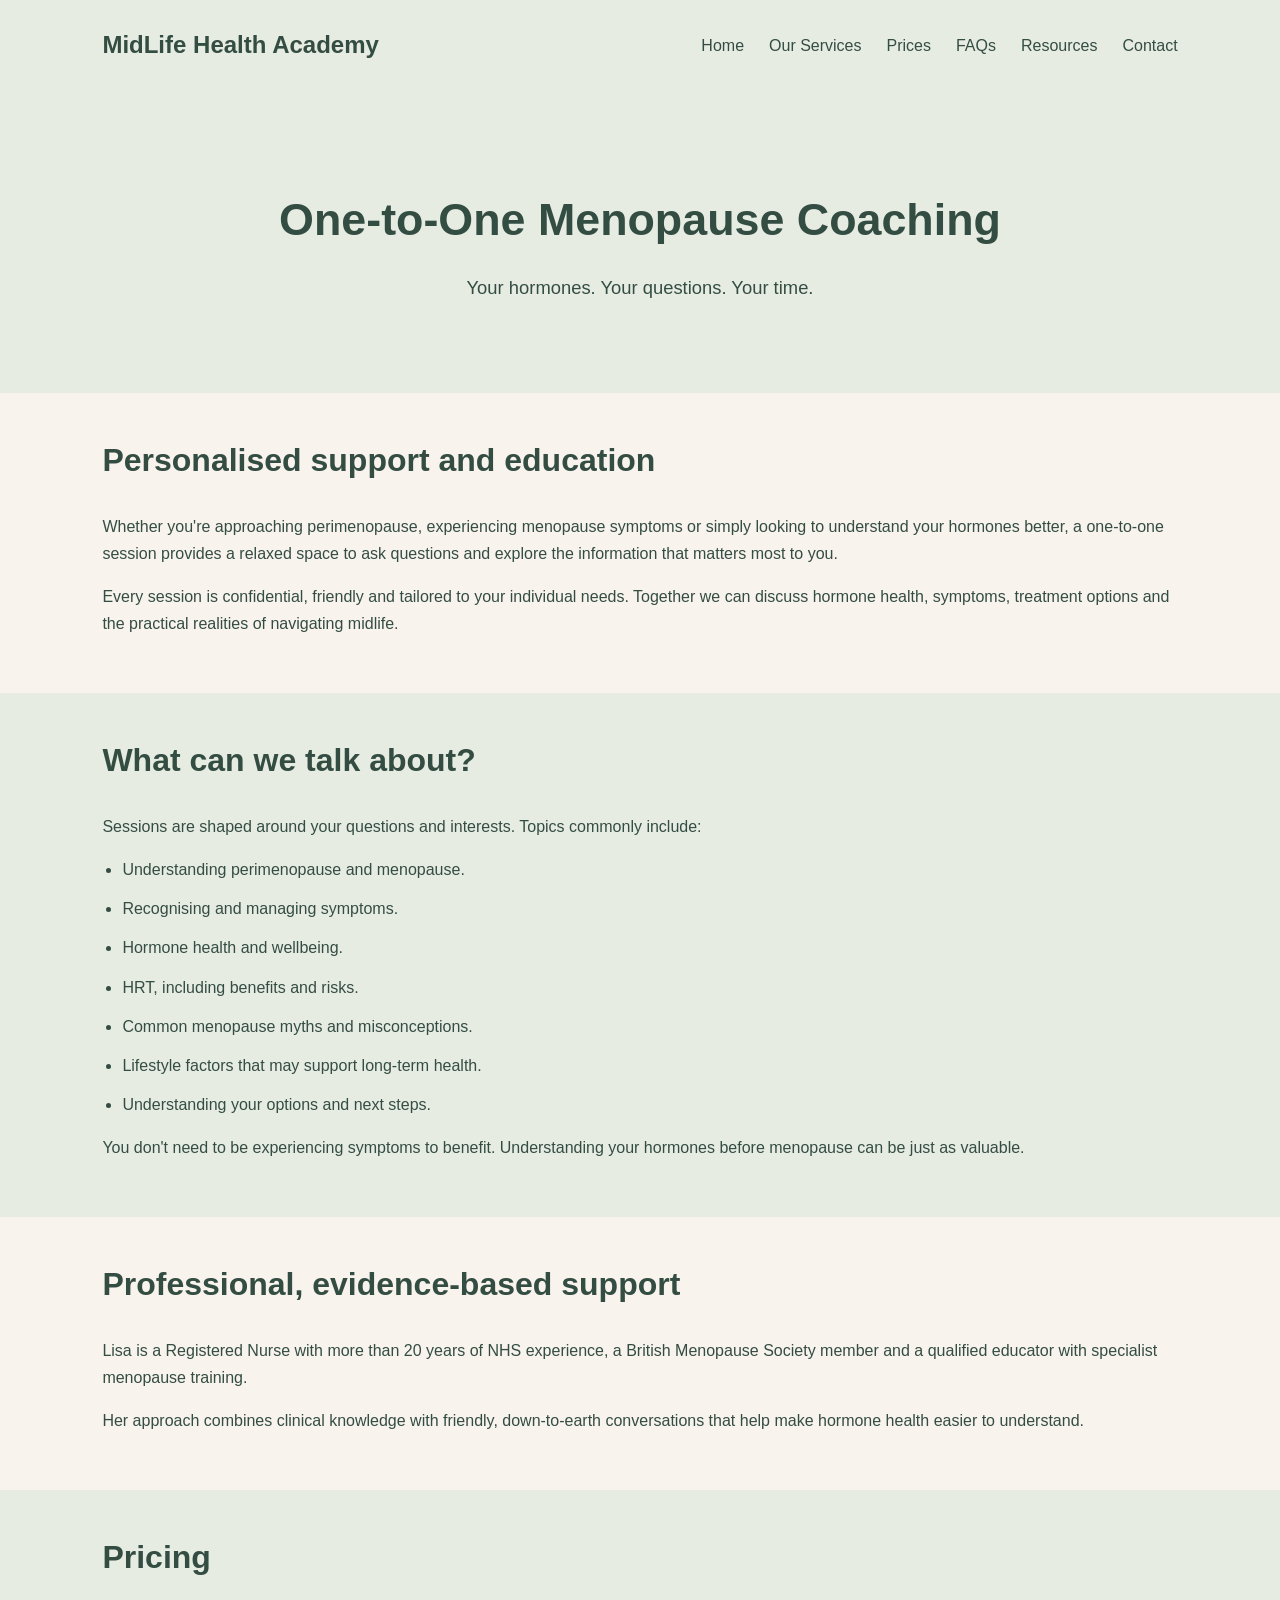
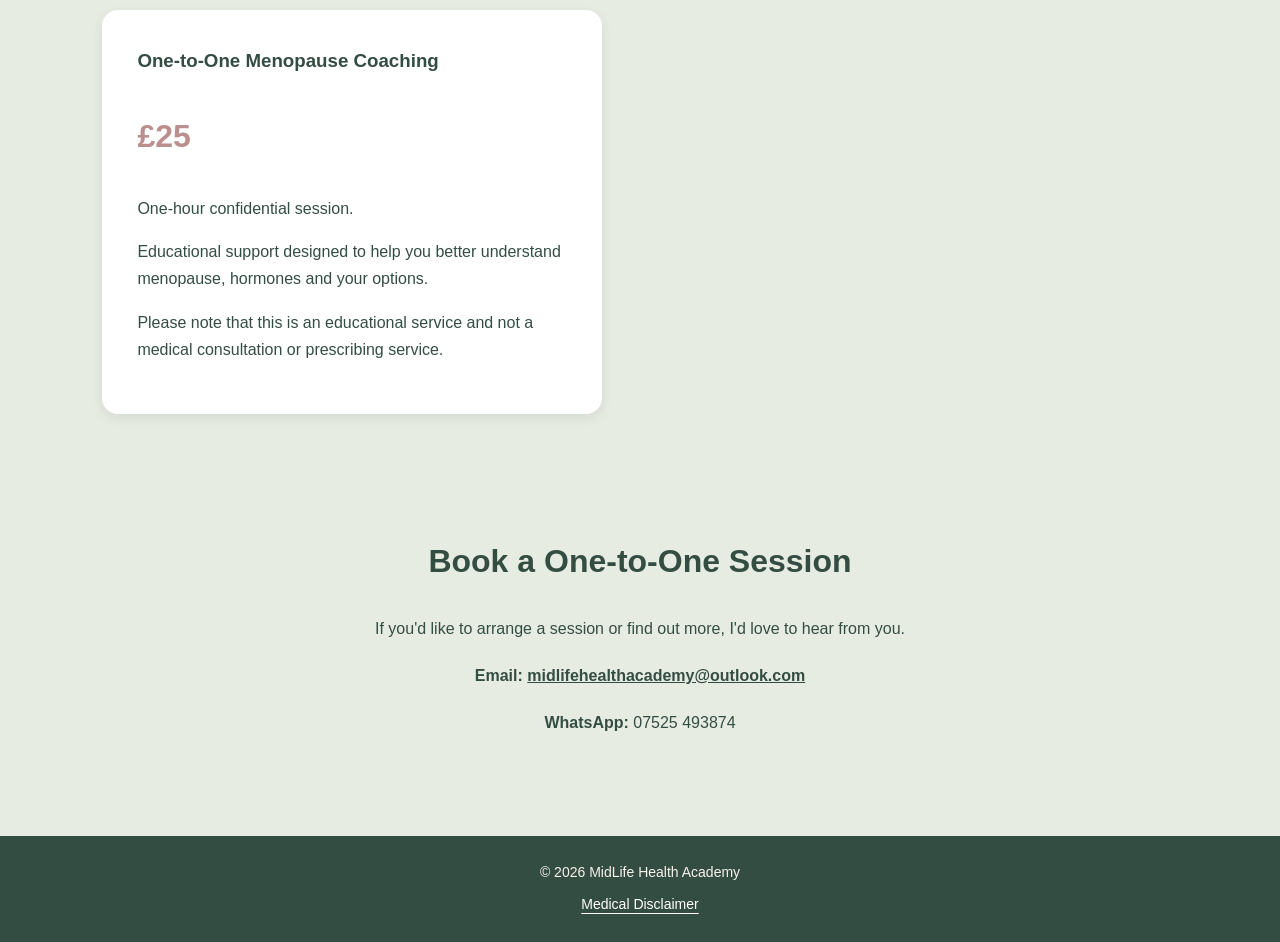
<file: one-to-one.html>
<!DOCTYPE html>
<html lang="en">
<head>
    <meta charset="UTF-8">
    <meta name="viewport" content="width=device-width, initial-scale=1.0">

    <title>One-to-One Menopause Coaching | MidLife Health Academy</title>

    <link rel="stylesheet" href="css/style.css">
</head>

<body>

    
<!-- Navigation -->
<header>
    <nav class="navbar">

        <a href="index.html" class="logo">
            MidLife Health Academy
        </a>

        <div class="nav-links">
            <a href="index.html">Home</a>
            <a href="index.html#services">Our Services</a>
            <a href="prices.html">Prices</a>
            <a href="faqs.html">FAQs</a>
            <a href="resources.html">Resources</a>
            <a href="index.html#contact">Contact</a>
        </div>

    </nav>
</header>



    <main>

        <!-- Introduction -->

        <section class="page-intro">

            <h1>One-to-One Menopause Coaching</h1>

            <p>
                Your hormones. Your questions. Your time.
            </p>

        </section>

        <!-- About -->

        <section class="info-section">

            <h2>Personalised support and education</h2>

            <p>
                Whether you're approaching perimenopause,
                experiencing menopause symptoms or simply looking
                to understand your hormones better, a one-to-one
                session provides a relaxed space to ask questions
                and explore the information that matters most to you.
            </p>

            <p>
                Every session is confidential, friendly and tailored
                to your individual needs. Together we can discuss
                hormone health, symptoms, treatment options and the
                practical realities of navigating midlife.
            </p>

        </section>

        <!-- Topics -->

        <section class="info-section alternate-section">

            <h2>What can we talk about?</h2>

            <p>
                Sessions are shaped around your questions and interests.
                Topics commonly include:
            </p>

            <ul>
                <li>Understanding perimenopause and menopause.</li>
                <li>Recognising and managing symptoms.</li>
                <li>Hormone health and wellbeing.</li>
                <li>HRT, including benefits and risks.</li>
                <li>Common menopause myths and misconceptions.</li>
                <li>Lifestyle factors that may support long-term health.</li>
                <li>Understanding your options and next steps.</li>
            </ul>

            <p>
                You don't need to be experiencing symptoms to benefit.
                Understanding your hormones before menopause can be
                just as valuable.
            </p>

        </section>

        <!-- Credentials -->

        <section class="info-section">

            <h2>Professional, evidence-based support</h2>

            <p>
                Lisa is a Registered Nurse with more than 20 years of
                NHS experience, a British Menopause Society member and
                a qualified educator with specialist menopause training.
            </p>

            <p>
                Her approach combines clinical knowledge with friendly,
                down-to-earth conversations that help make hormone
                health easier to understand.
            </p>

        </section>

        <!-- Pricing -->

        <section class="info-section alternate-section">

            <h2>Pricing</h2>

            <div class="price-panel">

                <h3>One-to-One Menopause Coaching</h3>

                <p class="price">£25</p>

                <p>
                    One-hour confidential session.
                </p>

                <p>
                    Educational support designed to help you better
                    understand menopause, hormones and your options.
                </p>

                <p>
                    Please note that this is an educational service
                    and not a medical consultation or prescribing
                    service.
                </p>

            </div>

        </section>

        <!-- Contact -->

        <section class="contact" id="contact">

            <h2>Book a One-to-One Session</h2>

            <p>
                If you'd like to arrange a session or find out more,
                I'd love to hear from you.
            </p>

            <p>
                <strong>Email:</strong>
                <a href="mailto:midlifehealthacademy@outlook.com">midlifehealthacademy@outlook.com</a>
            </p>

            <p>
                <strong>WhatsApp:</strong>
                07525 493874
            </p>

        </section>

    </main>

<footer>
    <p>© 2026 MidLife Health Academy</p>

    <a href="disclaimer.html">
        Medical Disclaimer
    </a>
</footer>

</body>
</html>
</file>
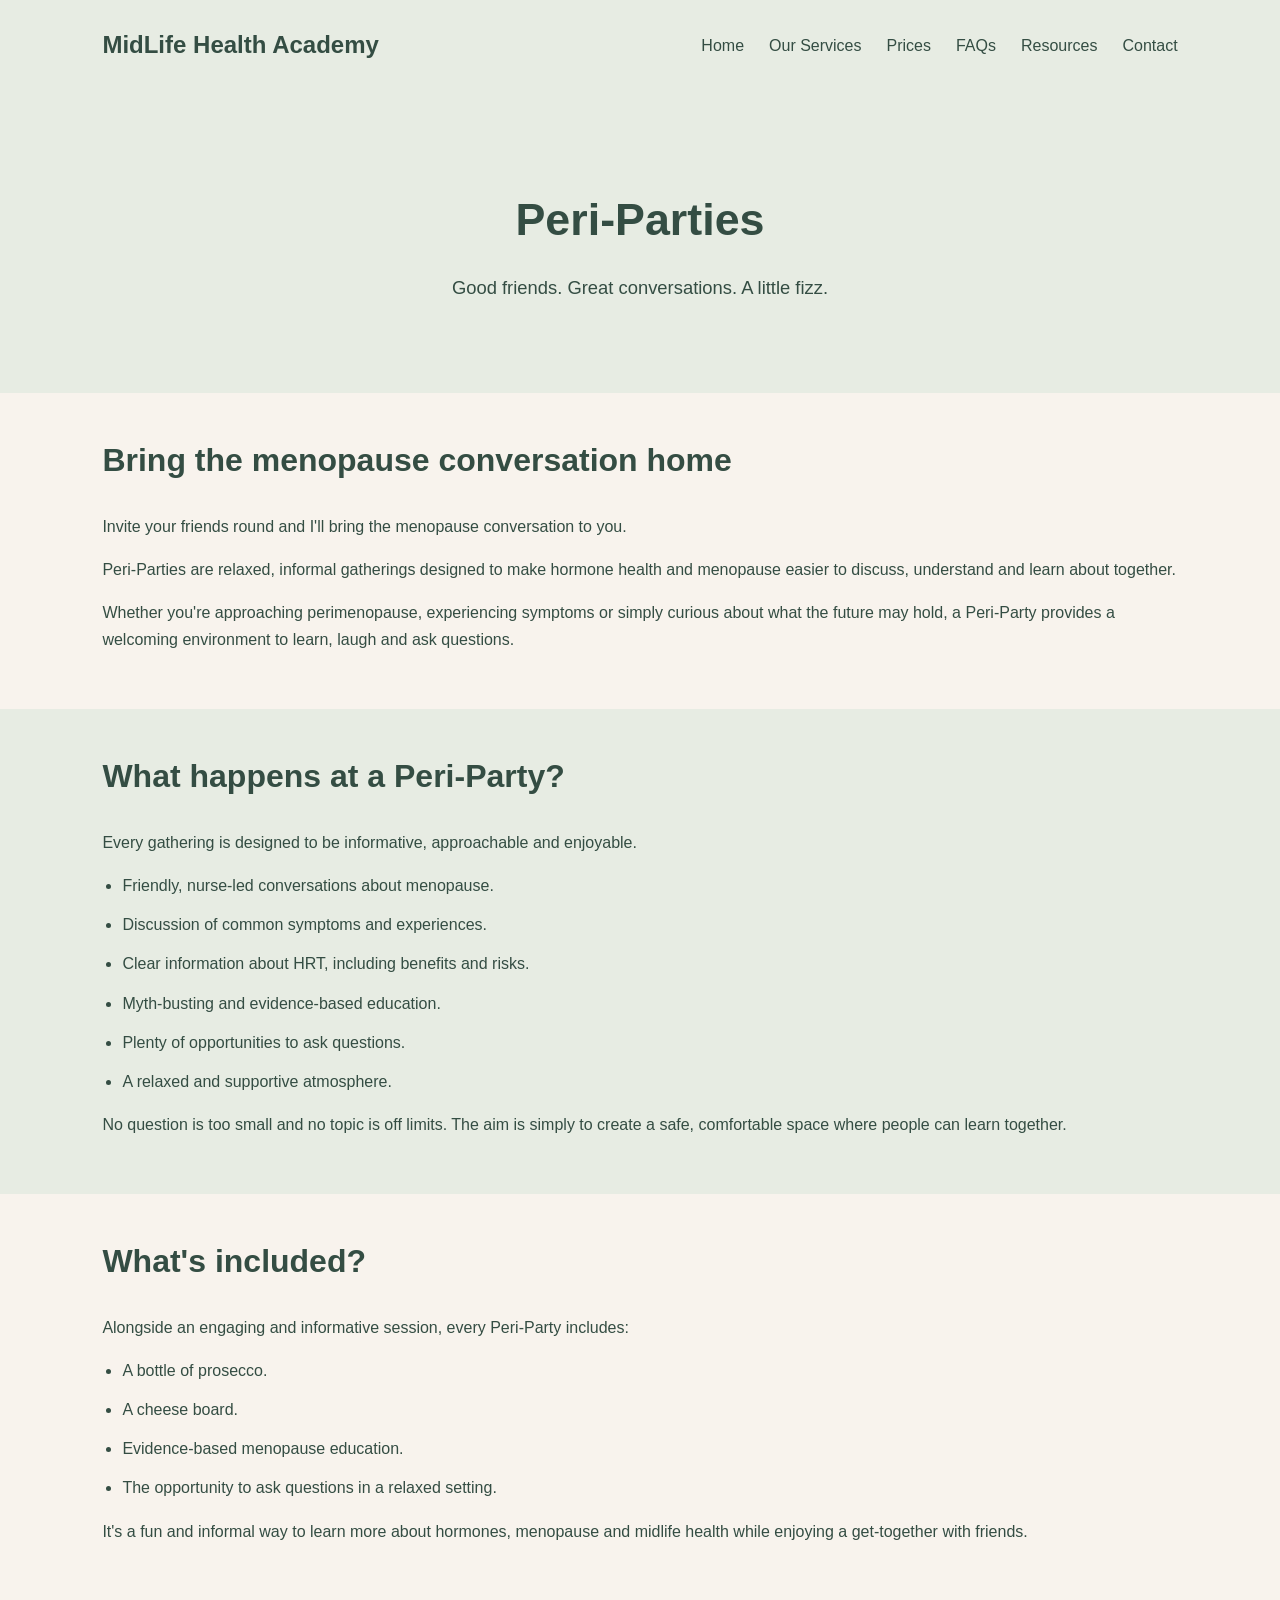
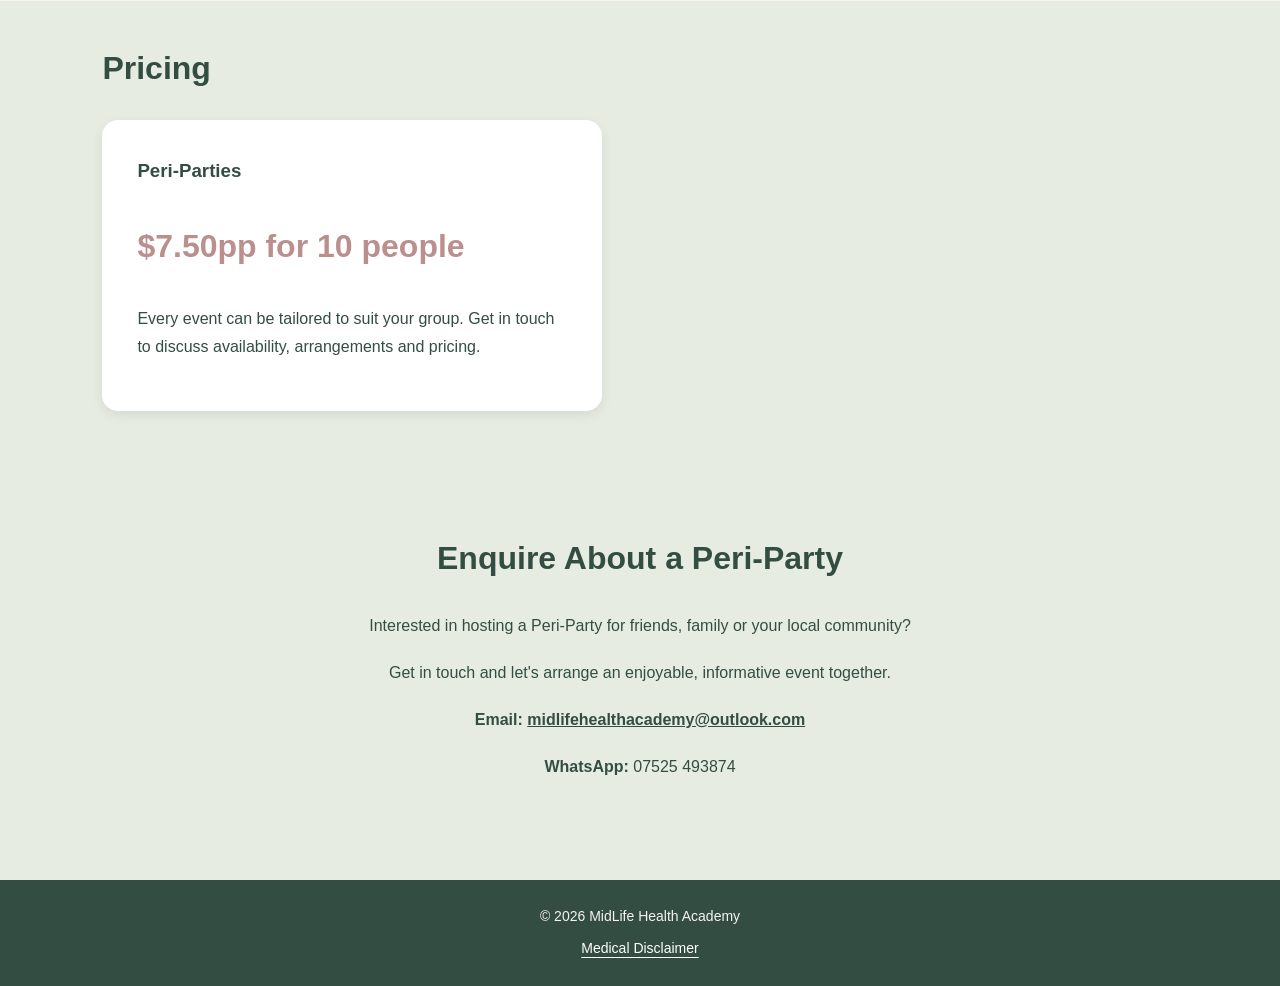
<file: parties.html>
<!DOCTYPE html>
<html lang="en">
<head>
    <meta charset="UTF-8">
    <meta name="viewport" content="width=device-width, initial-scale=1.0">

    <title>Peri-Parties | MidLife Health Academy</title>

    <link rel="stylesheet" href="css/style.css">
</head>

<body>

    
<!-- Navigation -->
<header>
    <nav class="navbar">

        <a href="index.html" class="logo">
            MidLife Health Academy
        </a>

        <div class="nav-links">
            <a href="index.html">Home</a>
            <a href="index.html#services">Our Services</a>
            <a href="prices.html">Prices</a>
            <a href="faqs.html">FAQs</a>
            <a href="resources.html">Resources</a>
            <a href="index.html#contact">Contact</a>
        </div>

    </nav>
</header>



    <main>

        <!-- Introduction -->

        <section class="page-intro">

            <h1>Peri-Parties</h1>

            <p>
                Good friends. Great conversations. A little fizz.
            </p>

        </section>

        <!-- About -->

        <section class="info-section">

            <h2>Bring the menopause conversation home</h2>

            <p>
                Invite your friends round and I'll bring the
                menopause conversation to you.
            </p>

            <p>
                Peri-Parties are relaxed, informal gatherings designed
                to make hormone health and menopause easier to discuss,
                understand and learn about together.
            </p>

            <p>
                Whether you're approaching perimenopause, experiencing
                symptoms or simply curious about what the future may
                hold, a Peri-Party provides a welcoming environment to
                learn, laugh and ask questions.
            </p>

        </section>

        <!-- What To Expect -->

        <section class="info-section alternate-section">

            <h2>What happens at a Peri-Party?</h2>

            <p>
                Every gathering is designed to be informative,
                approachable and enjoyable.
            </p>

            <ul>
                <li>Friendly, nurse-led conversations about menopause.</li>
                <li>Discussion of common symptoms and experiences.</li>
                <li>Clear information about HRT, including benefits and risks.</li>
                <li>Myth-busting and evidence-based education.</li>
                <li>Plenty of opportunities to ask questions.</li>
                <li>A relaxed and supportive atmosphere.</li>
            </ul>

            <p>
                No question is too small and no topic is off limits.
                The aim is simply to create a safe, comfortable space
                where people can learn together.
            </p>

        </section>

        <!-- Included -->

        <section class="info-section">

            <h2>What's included?</h2>

            <p>
                Alongside an engaging and informative session,
                every Peri-Party includes:
            </p>

            <ul>
                <li>A bottle of prosecco.</li>
                <li>A cheese board.</li>
                <li>Evidence-based menopause education.</li>
                <li>The opportunity to ask questions in a relaxed setting.</li>
            </ul>

            <p>
                It's a fun and informal way to learn more about
                hormones, menopause and midlife health while enjoying
                a get-together with friends.
            </p>

        </section>

        <!-- Pricing -->

        <section class="info-section alternate-section">

            <h2>Pricing</h2>

            <div class="price-panel">

                <h3>Peri-Parties</h3>

                <p class="price">$7.50pp for 10 people</p>

                <p>
                    Every event can be tailored to suit your group.
                    Get in touch to discuss availability,
                    arrangements and pricing.
                </p>

            </div>

        </section>

        <!-- Contact -->

        <section class="contact" id="contact">

            <h2>Enquire About a Peri-Party</h2>

            <p>
                Interested in hosting a Peri-Party for friends,
                family or your local community?
            </p>

            <p>
                Get in touch and let's arrange an enjoyable,
                informative event together.
            </p>

            <p>
                <strong>Email:</strong>
                <a href="mailto:midlifehealthacademy@outlook.com">midlifehealthacademy@outlook.com</a>
            </p>

            <p>
                <strong>WhatsApp:</strong>
                07525 493874
            </p>

        </section>

    </main>

    
<footer>
    <p>© 2026 MidLife Health Academy</p>

    <a href="disclaimer.html">
        Medical Disclaimer
    </a>
</footer>

</body>
</html>
</file>
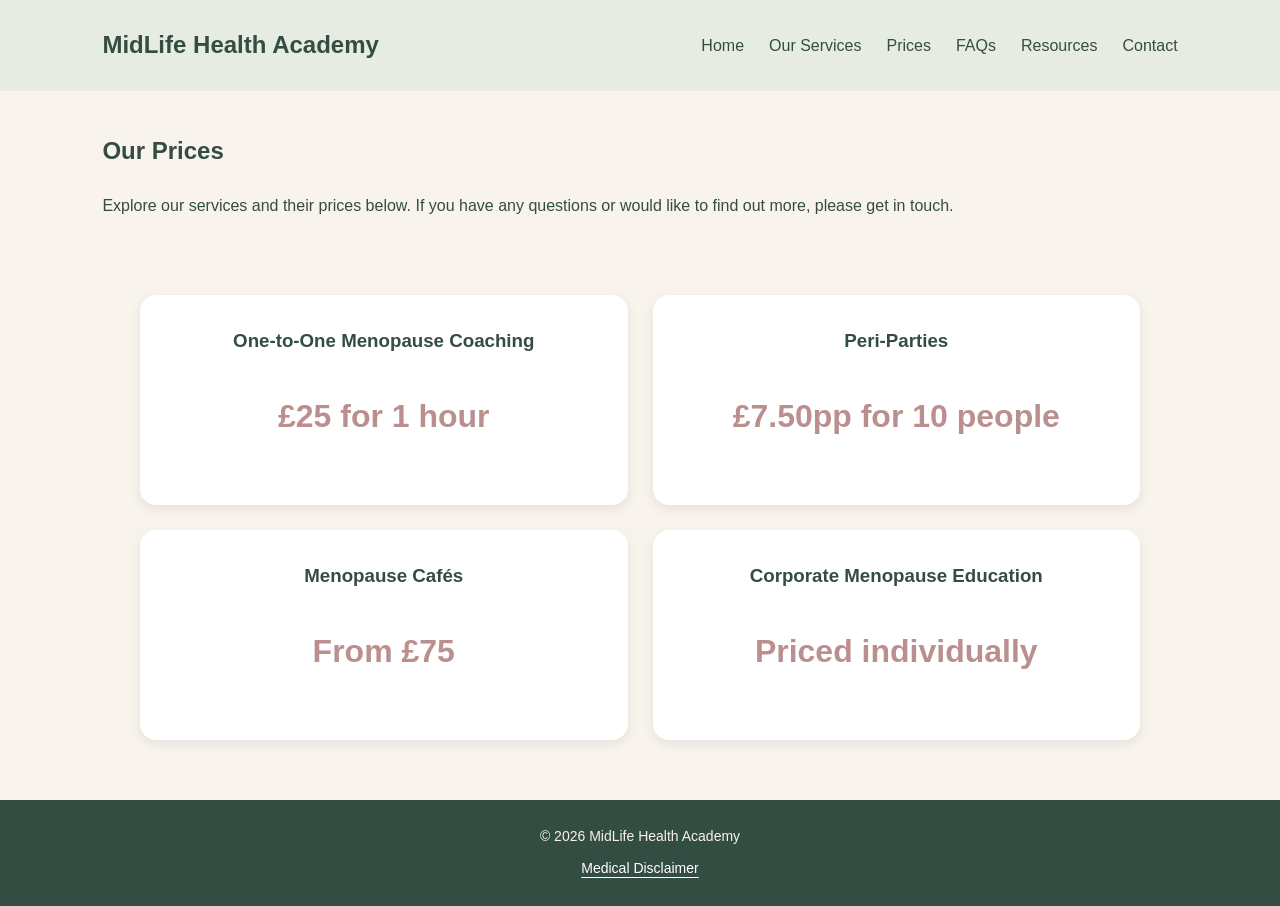
<file: prices.html>
<!DOCTYPE html>
<html lang="en">
<head>
    <meta charset="UTF-8">
    <meta name="viewport" content="width=device-width, initial-scale=1.0">

    <title>Prices | MidLife Health Academy</title>

    <link rel="stylesheet" href="css/style.css">
</head>

<body>

    <!-- Navigation -->

    <header>
        <nav class="navbar">

            <a href="index.html" class="logo">
                MidLife Health Academy
            </a>

            <div class="nav-links">
                <a href="index.html">Home</a>
                <a href="index.html#services">Our Services</a>
                <a href="prices.html">Prices</a>
                <a href="faqs.html">FAQs</a>
                <a href="resources.html">Resources</a>
                <a href="index.html#contact">Contact</a>
            </div>

        </nav>
    </header>

    <main>

        <!-- Prices -->

        <section class="info-section">

            <h1>Our Prices</h1>

            <p>
                Explore our services and their prices below.
                If you have any questions or would like to find
                out more, please get in touch.
            </p>

        </section>

        <section class="prices-section">

            <div class="price-container">

                
<div class="price-box">
    <a href="one-to-one.html" class="price-link">
        <h3>One-to-One Menopause Coaching</h3>
        <p class="price">£25 for 1 hour</p>
    </a>
</div>

<div class="price-box">
    <a href="parties.html" class="price-link">
        <h3>Peri-Parties</h3>
        <p class="price">£7.50pp for 10 people</p>
    </a>
</div>

<div class="price-box">
    <a href="coffee-groups.html" class="price-link">
        <h3>Menopause Cafés</h3>
        <p class="price">From £75</p>
    </a>
</div>

<div class="price-box">
    <a href="businesses.html" class="price-link">
        <h3>Corporate Menopause Education</h3>
        <p class="price">Priced individually</p>
    </a>
</div>

            </div>

        </section>

    </main>

    <!-- Footer -->

    <footer>
        <p>© 2026 MidLife Health Academy</p>

        <a href="disclaimer.html">
            Medical Disclaimer
        </a>
    </footer>

</body>
</html>
</file>
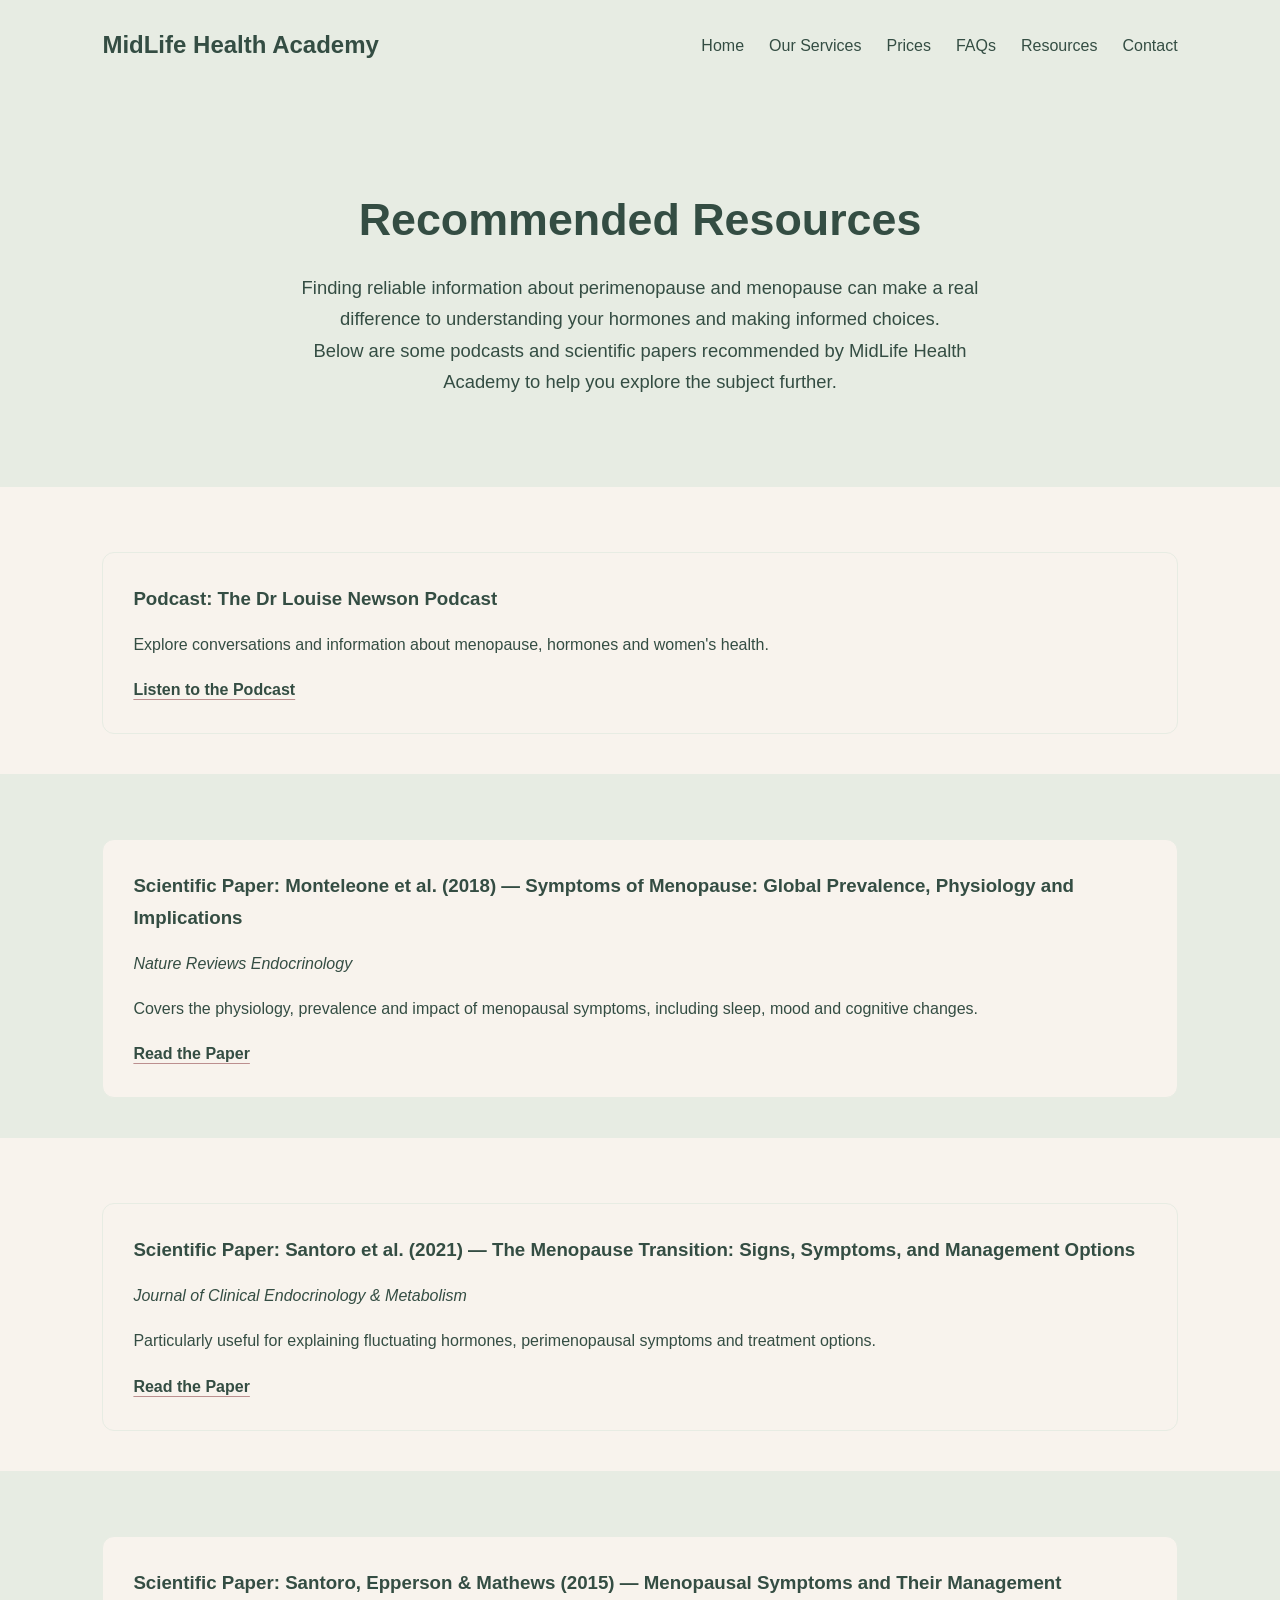
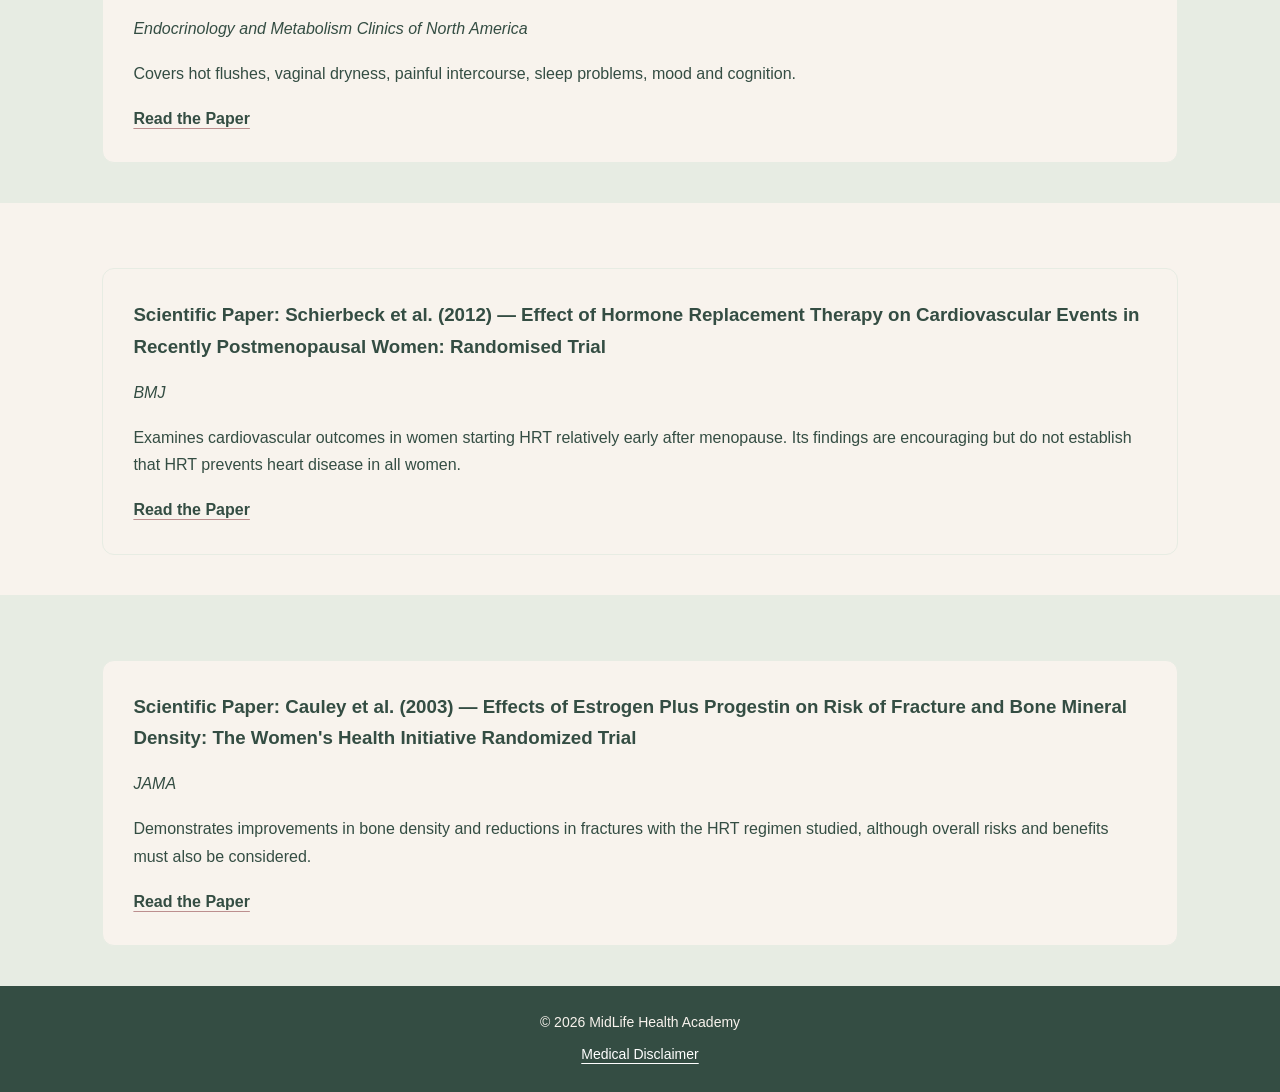
<file: resources.html>
<!DOCTYPE html>
<html lang="en">
<head>
    <meta charset="UTF-8">
    <meta name="viewport" content="width=device-width, initial-scale=1.0">

    <title>Recommended Resources | MidLife Health Academy</title>

    <meta name="description" content="Explore recommended podcasts and scientific research about perimenopause, menopause, HRT and women's hormonal health.">

    <link rel="stylesheet" href="css/style.css">

    <style>
        .resource-grid {
            display: grid;
            grid-template-columns: 1fr;
            gap: 25px;
            margin-top: 25px;
        }

        .resource-card {
            background-color: #F8F3ED;
            border: 1px solid #E7ECE3;
            border-radius: 12px;
            padding: 30px;
            text-align: left;
        }

        .resource-card h3 {
            color: #344D43;
            margin-bottom: 15px;
        }

        .resource-card p {
            margin-bottom: 18px;
        }

        .resource-link {
            color: #344D43;
            font-weight: bold;
            text-decoration: underline;
            text-decoration-color: #BC8F8F;
            text-underline-offset: 4px;
        }

        @media (max-width: 768px) {
            .resource-card {
                padding: 22px;
            }
        }
    </style>
</head>

<body>

    <header>
        <nav class="navbar">
            <a href="index.html" class="logo">MidLife Health Academy</a>

            <div class="nav-links">
                <a href="index.html">Home</a>
                <a href="index.html#services">Our Services</a>
                <a href="prices.html">Prices</a>
                <a href="faqs.html">FAQs</a>
                <a href="resources.html">Resources</a>
                <a href="index.html#contact">Contact</a>
            </div>
        </nav>
    </header>

    <main>

        <section class="page-intro">
            <h1>Recommended Resources</h1>

            <p>
                Finding reliable information about perimenopause and
                menopause can make a real difference to understanding
                your hormones and making informed choices.
            </p>

            <p>
                Below are some podcasts and scientific papers
                recommended by MidLife Health Academy to help you
                explore the subject further.
            </p>
        </section>

        <!-- RESOURCE 1 -->

        <section class="info-section">
            <div class="resource-grid">

                <div class="resource-card">
                    <h3>Podcast: The Dr Louise Newson Podcast</h3>

                    <p>
                        Explore conversations and information about
                        menopause, hormones and women's health.
                    </p>

                    <a
                        href="https://podcasts.apple.com/gb/podcast/the-dr-louise-newson-podcast/id1459614845"
                        class="resource-link"
                        target="_blank"
                        rel="noopener noreferrer">
                        Listen to the Podcast
                    </a>
                </div>

            </div>
        </section>

        <!-- RESOURCE 2 -->

        <section class="alternate-section">
            <div class="resource-grid">

                <div class="resource-card">
                    <h3>Scientific Paper: Monteleone et al. (2018) — Symptoms of Menopause: Global Prevalence, Physiology and Implications</h3>

                    <p>
                        <em>Nature Reviews Endocrinology</em>
                    </p>

                    <p>
                        Covers the physiology, prevalence and impact of
                        menopausal symptoms, including sleep, mood and
                        cognitive changes.
                    </p>

                    <a href="https://www.nature.com/articles/nrendo.2017.180?utm_source=chatgpt.com" class="resource-link">
                        Read the Paper
                    </a>
                </div>

            </div>
        </section>

        <!-- RESOURCE 3 -->

        <section class="info-section">
            <div class="resource-grid">

                <div class="resource-card">
                    <h3>Scientific Paper: Santoro et al. (2021) — The Menopause Transition: Signs, Symptoms, and Management Options</h3>

                    <p>
                        <em>Journal of Clinical Endocrinology & Metabolism</em>
                    </p>

                    <p>
                        Particularly useful for explaining fluctuating
                        hormones, perimenopausal symptoms and treatment
                        options.
                    </p>

                    <a href="https://academic.oup.com/jcem/article/106/1/1/5937009?utm_source=chatgpt.com" class="resource-link">
                        Read the Paper
                    </a>
                </div>

            </div>
        </section>

        <!-- RESOURCE 4 -->

        <section class="alternate-section">
            <div class="resource-grid">

                <div class="resource-card">
                    <h3>Scientific Paper: Santoro, Epperson & Mathews (2015) — Menopausal Symptoms and Their Management</h3>

                    <p>
                        <em>Endocrinology and Metabolism Clinics of North America</em>
                    </p>

                    <p>
                        Covers hot flushes, vaginal dryness, painful
                        intercourse, sleep problems, mood and cognition.
                    </p>

                    <a href="https://pmc.ncbi.nlm.nih.gov/articles/PMC4890704/?utm_source=chatgpt.com" class="resource-link">
                        Read the Paper
                    </a>
                </div>

            </div>
        </section>

        <!-- RESOURCE 5 -->

        <section class="info-section">
            <div class="resource-grid">

                <div class="resource-card">
                    <h3>Scientific Paper: Schierbeck et al. (2012) — Effect of Hormone Replacement Therapy on Cardiovascular Events in Recently Postmenopausal Women: Randomised Trial</h3>

                    <p>
                        <em>BMJ</em>
                    </p>

                    <p>
                        Examines cardiovascular outcomes in women starting
                        HRT relatively early after menopause. Its findings
                        are encouraging but do not establish that HRT
                        prevents heart disease in all women.
                    </p>

                    <a href="https://doi.org/10.1136/bmj.e6409?utm_source=chatgpt.com" class="resource-link">
                        Read the Paper
                    </a>
                </div>

            </div>
        </section>

        <!-- RESOURCE 6 -->

        <section class="alternate-section">
            <div class="resource-grid">

                <div class="resource-card">
                    <h3>Scientific Paper: Cauley et al. (2003) — Effects of Estrogen Plus Progestin on Risk of Fracture and Bone Mineral Density: The Women's Health Initiative Randomized Trial</h3>

                    <p>
                        <em>JAMA</em>
                    </p>

                    <p>
                        Demonstrates improvements in bone density and
                        reductions in fractures with the HRT regimen
                        studied, although overall risks and benefits
                        must also be considered.
                    </p>

                    <a href="https://jamanetwork.com/journals/jama/fullarticle/197394?utm_source=chatgpt.com" class="resource-link">
                        Read the Paper
                    </a>
                </div>

            </div>
        </section>

    </main>

    <footer>
        <p>© 2026 MidLife Health Academy</p>
        <a href="disclaimer.html">Medical Disclaimer</a>
    </footer>

</body>
</html>
</file>
<file: css/style.css>
/* =========================
   General Styling
========================= */

* {
    box-sizing: border-box;
}

body {
    margin: 0;
    font-family: "Segoe UI", Tahoma, Geneva, Verdana, sans-serif;
    background-color: #F8F3ED;
    color: #344D43;
    line-height: 1.7;
}

h1,
h2,
h3 {
    margin-top: 0;
    font-weight: 600;
}

a {
    transition: 0.3s ease;
}

/* =========================
   Navigation
========================= */

.navbar {
    display: flex;
    justify-content: space-between;
    align-items: center;
    padding: 25px 8%;
    background-color: #E7ECE3;
    position: sticky;
    top: 0;
    z-index: 100;
}

.logo {
    text-decoration: none;
    font-size: 24px;
    font-weight: bold;
    color: #344D43;
}

.nav-links {
    display: flex;
    align-items: center;
    justify-content: center;
    flex-wrap: wrap;
    gap: 12px 25px;
}

.nav-links a {
    text-decoration: none;
    color: #344D43;
    font-weight: 500;
}

.nav-links a:hover {
    color: #BC8F8F;
}

/* =========================
   Hero Section
========================= */

.hero {
    text-align: center;
    padding: 100px 20px;
    max-width: 900px;
    margin: 0 auto;
}

.hero h1 {
    font-size: 3rem;
    margin-bottom: 20px;
}

.hero p {
    font-size: 1.15rem;
    max-width: 700px;
    margin: 0 auto 30px;
}

.main-button {
    display: inline-block;
    background-color: #BC8F8F;
    color: white;
    padding: 14px 28px;
    border-radius: 8px;
    text-decoration: none;
    font-weight: 600;
    box-shadow: 0 4px 12px rgba(0, 0, 0, 0.1);
}

.main-button:hover {
    background-color: #A97D7D;
    transform: translateY(-2px);
}

/* =========================
   Sections
========================= */

.info-section {
    padding: 70px 12%;
}

.info-section h2 {
    font-size: 2rem;
    margin-bottom: 25px;
}

.alternate-section {
    background-color: #E7ECE3;
}

/* =========================
   Images
========================= */

.section-image {
    width: 100%;
    max-width: 800px;
    display: block;
    margin: 30px auto;
    border-radius: 16px;
    box-shadow: 0 6px 20px rgba(0, 0, 0, 0.12);
}

/* =========================
   Services
========================= */

.services {
    text-align: center;
    padding: 70px 8%;
}

.services h2 {
    font-size: 2rem;
    margin-bottom: 40px;
}

.service-container {
    display: grid;
    grid-template-columns: repeat(2, 1fr);
    gap: 30px;
}

.service-box {
    background: white;
    padding: 35px;
    border-radius: 16px;
    text-decoration: none;
    color: #344D43;
    box-shadow: 0 4px 12px rgba(0,0,0,0.08);
    transition: 0.3s ease;
}

.service-box:hover {
    transform: translateY(-6px);
    box-shadow: 0 8px 20px rgba(0,0,0,0.12);
    background-color: #FAFAFA;
}

.service-box h3 {
    font-size: 1.4rem;
}

.service-box p {
    line-height: 1.7;
}

.service-box span {
    display: inline-block;
    margin-top: 15px;
    font-weight: bold;
    color: #BC8F8F;
}

/* =========================
   Page Intro
========================= */

.page-intro {
    text-align: center;
    padding: 90px 20px;
    background-color: #E7ECE3;
}

.page-intro h1 {
    font-size: 2.8rem;
    margin-bottom: 15px;
}

.page-intro p {
    font-size: 1.15rem;
    max-width: 700px;
    margin: 0 auto;
}

/* =========================
   Lists
========================= */

.info-section ul {
    padding-left: 20px;
}

.info-section li {
    margin-bottom: 12px;
}

/* =========================
   Price Panels
========================= */

.price-panel {
    background: white;
    padding: 35px;
    border-radius: 16px;
    max-width: 500px;
    box-shadow: 0 4px 12px rgba(0,0,0,0.08);
}

.price-panel h3 {
    margin-top: 0;
}

.price {
    font-size: 2rem;
    font-weight: bold;
    color: #BC8F8F;
}

/* =========================
   Contact
========================= */

.contact {
    text-align: center;
    padding: 80px 20px;
    background-color: #E7ECE3;
}

.contact h2 {
    font-size: 2rem;
}

.contact p {
    max-width: 700px;
    margin: 20px auto;
}

.contact a {
    color: #344D43;
    font-weight: bold;
}

.contact a:hover {
    color: #BC8F8F;
}

/* =========================
   Footer
========================= */

footer {
    text-align: center;
    padding: 25px;
    font-size: 14px;
    background-color: #344D43;
    color: #F8F3ED;
}

footer p {
    margin: 0 0 8px;
}

footer a {
    color: #E7ECE3;
    text-decoration: underline;
    text-underline-offset: 4px;
    font-weight: 500;
}

footer a:hover {
    color: #BC8F8F;
}

/* =========================
   Testimonials
========================= */

.testimonials {
    text-align: center;
    padding: 80px 8%;
    background-color: #E7ECE3;
}

.testimonials h2 {
    font-size: 2rem;
    margin-bottom: 20px;
}

.testimonials-intro {
    max-width: 700px;
    margin: 0 auto 45px;
    line-height: 1.7;
}

.testimonial-container {
    display: grid;
    grid-template-columns: repeat(2, 1fr);
    gap: 25px;
    max-width: 1200px;
    margin: 0 auto 45px;
}

.testimonial-card {
    background-color: white;
    padding: 35px 25px;
    border-radius: 16px;
    box-shadow: 0 4px 12px rgba(0,0,0,0.08);
    transition: 0.3s ease;
}

.testimonial-card:hover {
    transform: translateY(-5px);
    box-shadow: 0 8px 20px rgba(0,0,0,0.12);
}

.stars {
    color: #BC8F8F;
    font-size: 1.4rem;
    letter-spacing: 3px;
    margin-bottom: 20px;
}

.testimonial-text {
    font-style: italic;
    line-height: 1.8;
    margin-bottom: 25px;
}

.testimonial-card h3 {
    font-size: 1.05rem;
    color: #344D43;
    margin-bottom: 0;
}

.google-review-text {
    margin-bottom: 20px;
}

.review-button {
    display: inline-block;
    background-color: #BC8F8F;
    color: white;
    padding: 14px 28px;
    border-radius: 8px;
    text-decoration: none;
    font-weight: 600;
    transition: 0.3s ease;
}

.review-button:hover {
    background-color: #A97D7D;
    transform: translateY(-2px);
}

/* =========================
   Mobile Styling
========================= */

@media (max-width: 768px) {

    /* Navigation */

    .navbar {
        flex-direction: column;
        justify-content: center;
        align-items: center;
        text-align: center;
        gap: 15px;
        padding: 20px 5%;
    }

    .logo {
        text-align: center;
        font-size: 22px;
    }

    .nav-links {
        display: flex;
        flex-wrap: wrap;
        justify-content: center;
        align-items: center;
        width: 100%;
        gap: 8px 18px;
        text-align: center;
    }

    .nav-links a {
        margin: 0;
        text-align: center;
    }

    /* Hero */

    .hero {
        padding: 70px 20px;
    }

    .hero h1 {
        font-size: 2.2rem;
    }

    /* Page Intro */

    .page-intro h1 {
        font-size: 2.1rem;
    }

    /* Sections */

    .services h2,
    .info-section h2,
    .contact h2 {
        font-size: 1.7rem;
    }

    .service-container {
        grid-template-columns: 1fr;
    }

    .info-section {
        padding: 50px 8%;
    }

    /* Testimonials */

    .testimonial-container {
        grid-template-columns: 1fr;
    }

    .testimonials h2 {
        font-size: 1.7rem;
    }

    .testimonials {
        padding: 60px 6%;
    }
}

/* =========================
   Small Mobile Screens
========================= */

@media (max-width: 380px) {

    .navbar {
        padding: 18px 12px;
    }

    .logo {
        font-size: 20px;
    }

    .nav-links {
        gap: 8px 14px;
        font-size: 14px;
    }

    .hero h1 {
        font-size: 1.9rem;
    }

}
.info-section {
    background-color: #F8F3ED;
    padding: 40px 8%;
}

.alternate-section {
    background-color: #E7ECE3;
    padding: 40px 8%;
}

.resource-card {
    background-color: #F8F3ED;
    border: 1px solid #E7ECE3;
    border-radius: 12px;
    padding: 30px;
    text-align: left;
}
footer a {
    color: white;
    text-decoration: underline;
}

footer a:hover {
    color: #BC8F8F;
}




/* =========================
   PRICES PAGE
========================= */

.prices-section {
    padding: 20px 8% 60px;
    background-color: #F8F3ED;
}

.price-container {
    max-width: 1000px;
    margin: 0 auto;
    display: grid;
    grid-template-columns: repeat(2, 1fr);
    gap: 25px;
}

.price-box {
    background-color: white;
    padding: 30px 20px;
    border-radius: 16px;
    text-align: center;
    box-shadow: 0 4px 12px rgba(0,0,0,0.08);
    transition: 0.3s ease;
}

.price-box:hover {
    transform: translateY(-5px);
    box-shadow: 0 8px 20px rgba(0,0,0,0.12);
}

.price-box h3 {
    margin-bottom: 15px;
}

.price-link {
    display: block;
    text-decoration: none;
    color: inherit;
    width: 100%;
    height: 100%;
}

.price-link h3 {
    color: #344D43;
}

.price-link:hover h3 {
    color: #BC8F8F;
}

.price-link .price {
    color: #BC8F8F;
}

.price-box .price {
    font-size: 2rem;
    font-weight: bold;
    color: #BC8F8F;
}

@media (max-width: 600px) {
    .price-container {
        grid-template-columns: 1fr;
    }
}
</file>
